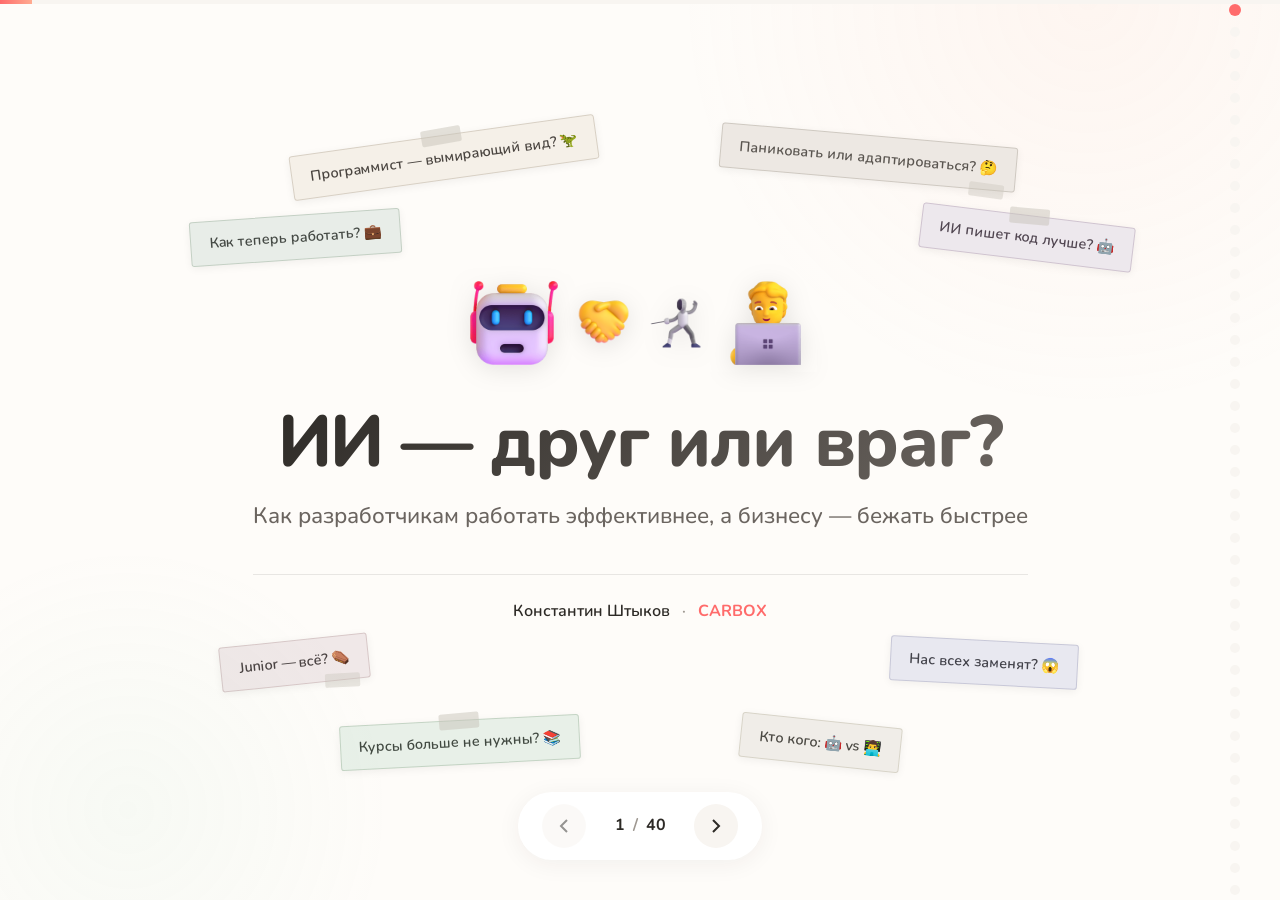
<file: index-old.html>
<!DOCTYPE html>
<html lang="ru">
<head>
    <meta charset="UTF-8">
    <meta name="viewport" content="width=device-width, initial-scale=1.0">
    <title>ИИ — друг или враг?</title>
    <link rel="preconnect" href="https://fonts.googleapis.com">
    <link rel="preconnect" href="https://fonts.gstatic.com" crossorigin>
    <link href="https://fonts.googleapis.com/css2?family=Nunito:wght@400;600;700;800&display=swap" rel="stylesheet">
    <link rel="stylesheet" href="styles.css">
</head>
<body>
    <div class="presentation">
        <!-- Slide 1: Title Slide - HOOK with stickers -->
        <section class="slide active" data-slide="1">
            <div class="slide-content title-slide chaos-slide">
                <div class="main-title-container">
                    <!-- Stickers positioned relative to title -->
                    <div class="sticker sticker-1" style="--delay: 0.1s; --rotate: -8deg;">
                        <span>Программист — вымирающий вид? 🦖</span>
                    </div>
                    <div class="sticker sticker-2" style="--delay: 0.2s; --rotate: 5deg;">
                        <span>Паниковать или адаптироваться? 🤔</span>
                    </div>
                    <div class="sticker sticker-3" style="--delay: 0.3s; --rotate: -4deg;">
                        <span>Как теперь работать? 💼</span>
                    </div>
                    <div class="sticker sticker-4" style="--delay: 0.4s; --rotate: 7deg;">
                        <span>ИИ пишет код лучше? 🤖</span>
                    </div>
                    <div class="sticker sticker-5" style="--delay: 0.5s; --rotate: -6deg;">
                        <span>Junior — всё? ⚰️</span>
                    </div>
                    <div class="sticker sticker-6" style="--delay: 0.6s; --rotate: 3deg;">
                        <span>Нас всех заменят? 😱</span>
                    </div>
                    <div class="sticker sticker-7" style="--delay: 0.7s; --rotate: -3deg;">
                        <span>Курсы больше не нужны? 📚</span>
                    </div>
                    <div class="sticker sticker-8" style="--delay: 0.8s; --rotate: 6deg;">
                        <span>Кто кого: 🤖 vs 👨‍💻</span>
                    </div>
                    
                    <div class="emoji-duo">
                        <img src="assets/images/emoji/robot_1f916.png" alt="robot" class="emoji-3d large">
                        <img src="assets/images/emoji/handshake_1f91d.png" alt="handshake" class="emoji-3d medium floating">
                        <img src="assets/images/emoji/person-fencing_1f93a.png" alt="fight" class="emoji-3d medium floating" style="animation-delay: 0.5s;">
                        <img src="assets/images/emoji/technologist_1f9d1-200d-1f4bb.png" alt="developer" class="emoji-3d large">
                    </div>
                    <h1 class="main-title">ИИ — друг или враг?</h1>
                    <p class="subtitle">Как разработчикам работать эффективнее, а бизнесу — бежать быстрее</p>
                    <div class="author-info">
                        <span class="author-name">Константин Штыков</span>
                        <span class="author-company">CARBOX</span>
                    </div>
                </div>
            </div>
        </section>

        <!-- Slide 2: Problem -->
        <section class="slide" data-slide="2">
            <div class="slide-content simple-story-slide">
                <div class="story-intro">
                    <img src="assets/images/emoji/eyes_1f440.png" alt="eyes" class="emoji-3d large">
                    <h2>Я увидел проблему</h2>
                    <p class="story-subtitle">У знакомого интернет-магазин техники</p>
                </div>
                
                <div class="story-two-columns">
                    <!-- Left: Quote -->
                    <div class="story-problem">
                        <img src="assets/images/emoji/tired-face_1f62b.png" alt="tired" class="emoji-3d medium">
                        <blockquote class="problem-quote">
                            "Клиенты пишут в мессенджеры, а я не успеваю отвечать. Пока отвечаю одному — другие уходят..."
                        </blockquote>
                    </div>
                    
                    <!-- Right: Chat mockup -->
                    <div class="chat-mockup">
                        <div class="chat-header">
                            <span class="chat-title">💬 Входящие сообщения</span>
                            <span class="chat-badge">12</span>
                        </div>
                        <div class="chat-messages">
                            <div class="chat-msg">Здравствуйте, iPhone 15 есть в наличии?</div>
                            <div class="chat-msg">Сколько стоит доставка в Москву?</div>
                            <div class="chat-msg">Можно оплатить картой?</div>
                            <div class="chat-msg angry">Алло! Почему не отвечаете?? 😠</div>
                            <div class="chat-msg">Есть гарантия на технику?</div>
                            <div class="chat-msg angry">Ухожу к конкурентам, раз вам не нужны клиенты!</div>
                        </div>
                    </div>
                </div>
                
                <div class="problem-result">
                    <span class="result-icon">💸</span>
                    <span class="result-text">Потерянные клиенты = потерянные деньги</span>
                </div>
            </div>
        </section>

        <!-- Slide 3: Idea -->
        <section class="slide" data-slide="3">
            <div class="slide-content idea-slide">
                <h2 class="section-title">Как решить проблему?</h2>
                
                <div class="solutions-compare">
                    <div class="solution-card solution-bad solution-worst">
                        <div class="solution-icon">👨‍💼</div>
                        <h3>Нанять менеджера</h3>
                        <ul class="solution-cons">
                            <li>❌ 50-80к в месяц</li>
                            <li>❌ Нужно обучать</li>
                            <li>❌ Ночью не работает</li>
                            <li>❌ Болеет, увольняется</li>
                        </ul>
                        <div class="solution-reject">Дорого и неэффективно</div>
                    </div>
                    
                    <div class="solution-card solution-bad">
                        <div class="solution-icon">🤖</div>
                        <h3>Чат-бот с кнопками</h3>
                        <ul class="solution-cons">
                            <li>❌ Тупой, не понимает контекст</li>
                            <li>❌ Клиенты бесятся</li>
                            <li>❌ Только простые сценарии</li>
                            <li>❌ Нет персонализации</li>
                        </ul>
                    </div>
                    
                    <div class="solution-card solution-good">
                        <div class="solution-icon">🧠</div>
                        <h3>ИИ-агент</h3>
                        <ul class="solution-pros">
                            <li>✅ Понимает контекст</li>
                            <li>✅ Отвечает как человек</li>
                            <li>✅ Работает 24/7</li>
                            <li>✅ Знает данные бизнеса</li>
                        </ul>
                        <div class="solution-highlight">💡 Вот оно!</div>
                    </div>
                </div>
                
                <p class="idea-conclusion">
                    <img src="assets/images/emoji/light-bulb_1f4a1.png" alt="idea" class="emoji-3d small inline-emoji">
                    Так родилась идея <strong>AI Seller</strong>
                </p>
            </div>
        </section>

        <!-- Slide 4: Challenge -->
        <section class="slide" data-slide="4">
            <div class="slide-content challenge-slide">
                <div class="challenge-icon">
                    <img src="assets/images/emoji/fire_1f525.png" alt="fire" class="emoji-3d large">
                </div>
                <h2 class="challenge-title">Я сделал себе вызов</h2>
                <div class="challenge-text">
                    <p>Решил создать пет-проект и проверить:</p>
                    <blockquote class="challenge-quote">
                        "Готов ли ИИ работать, пока я просто дирижирую?"
                    </blockquote>
                </div>
                <div class="challenge-roles">
                    <div class="role-card">
                        <span class="role-emoji">🤖</span>
                        <span class="role-text">ИИ пишет код</span>
                    </div>
                    <div class="role-card">
                        <span class="role-emoji">🎼</span>
                        <span class="role-text">Я дирижирую</span>
                    </div>
                </div>
            </div>
        </section>

        <!-- Placeholder slides - to be filled later -->
        
        <!-- Spoiler: Result -->
        <section class="slide" data-slide="5">
            <div class="slide-content spoiler-slide">
                <div class="spoiler-label">Спойлер</div>
                <h2 class="spoiler-title">Проект реализован!</h2>
                
                <div class="spoiler-product">
                    <div class="product-logo">
                        <img src="assets/images/emoji/robot_1f916.png" alt="robot" class="emoji-3d large">
                    </div>
                    <div class="product-info">
                        <h3 class="product-name">AI Seller</h3>
                        <p class="product-tagline">ИИ-агент для автоматизации продаж в мессенджерах</p>
                        <a href="https://ai-seller.shtikoff.ru" target="_blank" class="product-link">
                            <span>ai-seller.shtikoff.ru</span>
                            <span class="link-arrow">→</span>
                        </a>
                    </div>
                </div>
                
                <p class="spoiler-conclusion">
                    <img src="assets/images/emoji/sparkles_2728.png" alt="sparkles" class="emoji-3d small inline-emoji">
                    Так родился мой сервис
                </p>
            </div>
        </section>

        <!-- Share experience -->
        <section class="slide" data-slide="6">
            <div class="slide-content share-slide">
                <div class="share-header">
                    <img src="assets/images/emoji/handshake_1f91d.png" alt="handshake" class="emoji-3d large">
                    <h2>Хочу поделиться опытом</h2>
                    <p class="share-subtitle">Этот спич будет полезен всем</p>
                </div>
                
                <div class="audience-tags">
                    <span class="audience-tag dev">👨‍💻 Разработчикам</span>
                    <span class="audience-tag business">💼 Бизнесу</span>
                </div>
                
                <div class="benefits-grid">
                    <div class="benefit-card">
                        <span class="benefit-icon">⚡</span>
                        <h4>Ускорить</h4>
                        <p>Разработка быстрее в разы</p>
                    </div>
                    <div class="benefit-card">
                        <span class="benefit-icon">✨</span>
                        <h4>Качество</h4>
                        <p>Меньше багов, лучше код</p>
                    </div>
                    <div class="benefit-card">
                        <span class="benefit-icon">📋</span>
                        <h4>Снизить риски</h4>
                        <p>Документация проекта</p>
                    </div>
                    <div class="benefit-card bonus">
                        <span class="benefit-icon">🎁</span>
                        <h4>Бонус</h4>
                        <p>ИИ-помощник знает весь проект — просто спроси!</p>
                    </div>
                </div>
            </div>
        </section>

        <!-- Stage 1: Planning -->
        <section class="slide" data-slide="7">
            <div class="slide-content stage-slide">
                <div class="stage-header">
                    <span class="stage-number">Этап 1</span>
                    <h2>С чего я начал</h2>
                </div>
                
                <div class="stage-icon">
                    <img src="assets/images/emoji/memo_1f4dd.png" alt="memo" class="emoji-3d large">
                </div>
                
                <h3 class="stage-subtitle">Полная проработка "на бумаге"</h3>
                
                <div class="planning-items">
                    <div class="planning-item">
                        <span class="planning-icon">📝</span>
                        <span class="planning-text">Описание проекта</span>
                    </div>
                    <div class="planning-item">
                        <span class="planning-icon">🧩</span>
                        <span class="planning-text">Декомпозиция</span>
                    </div>
                    <div class="planning-item">
                        <span class="planning-icon">📋</span>
                        <span class="planning-text">Сбор требований</span>
                    </div>
                    <div class="planning-item">
                        <span class="planning-icon">🎯</span>
                        <span class="planning-text">Описание задачи</span>
                    </div>
                    <div class="planning-item">
                        <span class="planning-icon">✅</span>
                        <span class="planning-text">Definition of Done</span>
                    </div>
                </div>
                
                <p class="stage-note">Прежде чем писать код — нужно понять что делаем</p>
            </div>
        </section>

        <!-- Emphasis: Good TZ -->
        <section class="slide" data-slide="8">
            <div class="slide-content emphasis-slide">
                <div class="attention-badge business-attention">
                    <span class="attention-icon">💼</span>
                    <span class="attention-text">Бизнес, внимание!</span>
                </div>
                <div class="emphasis-content">
                    <img src="assets/images/emoji/check-mark-button_2705.png" alt="check" class="emoji-3d large">
                    <h2 class="emphasis-title">Да-да, я хорошо проработал ТЗ</h2>
                    <p class="emphasis-subtitle">И это важно</p>
                </div>
            </div>
        </section>

        <!-- Why TZ is important today -->
        <section class="slide" data-slide="9">
            <div class="slide-content why-slide">
                <h2 class="section-title">Почему это особенно важно сегодня?</h2>
                
                <div class="why-cards">
                    <div class="why-card">
                        <img src="assets/images/emoji/robot_1f916.png" alt="robot" class="emoji-3d medium">
                        <h4>Нейросети</h4>
                        <p>Работают по ТЗ <strong>глубоко и точно</strong></p>
                    </div>
                    <div class="why-card">
                        <img src="assets/images/emoji/technologist_1f9d1-200d-1f4bb.png" alt="dev" class="emoji-3d medium">
                        <h4>Разработчики</h4>
                        <p>Тоже работают по ТЗ 😉</p>
                    </div>
                </div>
                
                <div class="why-warning-card">
                    <span class="why-warning-icon">⚠️</span>
                    <div class="why-warning-content">
                        <h4>Плохое ТЗ = "глухой телефон"</h4>
                        <p>Результат будет не тем, что ожидали</p>
                    </div>
                </div>
                
                <p class="why-conclusion">
                    <img src="assets/images/emoji/direct-hit_1f3af.png" alt="target" class="emoji-3d small inline-emoji">
                    ТЗ — это главное, на чём нужно сосредоточиться
                </p>
            </div>
        </section>

        <!-- What's next questions -->
        <section class="slide" data-slide="10">
            <div class="slide-content questions-slide">
                <h2 class="section-title">Ну и что дальше?</h2>
                <p class="questions-intro">Вот у меня есть хорошо проработанное ТЗ...</p>
                
                <div class="questions-list">
                    <div class="question-card">
                        <img src="assets/images/emoji/rocket_1f680.png" alt="rocket" class="emoji-3d medium">
                        <h4>Где же ускорение?</h4>
                    </div>
                    <div class="question-card">
                        <img src="assets/images/emoji/gem-stone_1f48e.png" alt="gem" class="emoji-3d medium">
                        <h4>Почему это может быть качественнее?</h4>
                    </div>
                    <div class="question-card highlight">
                        <img src="assets/images/emoji/thinking-face_1f914.png" alt="thinking" class="emoji-3d medium">
                        <h4>Могут ли ИИ нас заменить, имея хорошо проработанное ТЗ?</h4>
                    </div>
                </div>
            </div>
        </section>

        <!-- Developer decomposition -->
        <section class="slide" data-slide="11">
            <div class="slide-content decompose-slide">
                <div class="decompose-header">
                    <div class="attention-badge dev-attention">
                        <span class="attention-icon">👨‍💻</span>
                        <span class="attention-text">Разработчики, внимание!</span>
                    </div>
                    <h2>🧩 Декомпозиция задачи бизнеса на технические слои</h2>
                </div>
                
                <div class="decompose-steps">
                    <div class="decompose-step">
                        <span class="step-number">1</span>
                        <div class="step-content">
                            <h4>Что необходимо сделать</h4>
                            <p>Контроллеры, команды, слои архитектуры</p>
                        </div>
                    </div>
                    <div class="decompose-step">
                        <span class="step-number">2</span>
                        <div class="step-content">
                            <h4>Разделить на этапы</h4>
                            <p>Последовательность разработки</p>
                        </div>
                    </div>
                    <div class="decompose-step">
                        <span class="step-number">3</span>
                        <div class="step-content">
                            <h4>Подготовить код</h4>
                            <p>Создать файлы и структуру проекта</p>
                        </div>
                    </div>
                    <div class="decompose-step">
                        <span class="step-number">4</span>
                        <div class="step-content">
                            <h4>Реализовать бизнес-логику</h4>
                            <p>Написать основной функционал</p>
                        </div>
                    </div>
                    <div class="decompose-step">
                        <span class="step-number">5</span>
                        <div class="step-content">
                            <h4>Сгенерировать документацию</h4>
                            <p>Swagger, человекопонятное описание</p>
                        </div>
                    </div>
                    <div class="decompose-step">
                        <span class="step-number">6</span>
                        <div class="step-content">
                            <h4>Сгенерировать тесты</h4>
                            <p>Проверка кода и поддержание качества</p>
                        </div>
                    </div>
                </div>
            </div>
        </section>

        <!-- Realization slide -->
        <section class="slide" data-slide="12">
            <div class="slide-content realization-slide">
                <h2 class="section-title">💡 Я кажется понял...</h2>
                
                <div class="realization-main">
                    <img src="assets/images/emoji/musical-score_1f3bc.png" alt="conductor" class="emoji-3d large">
                    <h3>Дирижировать быстрее, чем писать самому</h3>
                </div>
                
                <p class="realization-results">
                    ✅ Ускорились · ✅ Тесты · ✅ Документация
                </p>
                
                <p class="realization-but">Но... <strong>🤔 зачем тут разработчик?</strong></p>
            </div>
        </section>

        <!-- Answer: why developer -->
        <section class="slide" data-slide="13">
            <div class="slide-content answer-slide">
                <h2 class="section-title">👨‍💻 Зачем тут разработчик?</h2>
                
                <div class="answer-main">
                    <img src="assets/images/emoji/man-technologist_1f468-200d-1f4bb.png" alt="developer" class="emoji-3d large">
                    <h3>Не просто дирижировать, а <em>правильно</em> дирижировать</h3>
                </div>
                
                <div class="answer-points">
                    <div class="answer-point">
                        <span class="point-icon">🎓</span>
                        <div class="point-content">
                            <h4>Нужны компетенции</h4>
                            <p>Понимание архитектуры, паттернов, best practices</p>
                        </div>
                    </div>
                    <div class="answer-point">
                        <span class="point-icon">🔍</span>
                        <div class="point-content">
                            <h4>Проверять качество</h4>
                            <p>Контроль того, что выдаёт ИИ-агент</p>
                        </div>
                    </div>
                </div>
            </div>
        </section>

        <!-- Summary slide -->
        <section class="slide" data-slide="14">
            <div class="slide-content summary-slide">
                <h2 class="section-title">🎯 Итого</h2>
                
                <div class="formula">
                    <span class="formula-item">🤖 ИИ</span>
                    <span class="formula-sign">+</span>
                    <span class="formula-item">👨‍💻 Разработчик</span>
                    <span class="formula-sign">+</span>
                    <span class="formula-item">📋 Правильный подход</span>
                    <span class="formula-sign">=</span>
                </div>
                
                <div class="summary-results">
                    <div class="summary-item">
                        <span>⚡</span> Ускорение в разы
                    </div>
                    <div class="summary-item">
                        <span>✨</span> Качественный код
                    </div>
                    <div class="summary-item">
                        <span>🧪</span> Тесты из коробки
                    </div>
                    <div class="summary-item">
                        <span>📝</span> Документация
                    </div>
                    <div class="summary-item">
                        <span>🎁</span> ИИ-помощник по проекту
                    </div>
                </div>
            </div>
        </section>

        <!-- Back to AI Seller -->
        <section class="slide" data-slide="15">
            <div class="slide-content back-slide">
                <img src="assets/images/emoji/ewe_1f411.png" alt="sheep" class="emoji-3d large">
                <h2 class="back-title">
                    Вернёмся к нашим <span class="strikethrough">баранам</span> <span class="correction">AI Seller</span>
                </h2>
            </div>
        </section>

        <!-- Design generation -->
        <section class="slide" data-slide="16">
            <div class="slide-content design-slide">
                <div class="design-note">
                    <span>💡</span> Сейчас больше про разработку, но кратко о дизайне...
                </div>
                
                <h2 class="section-title">🎨 Дизайн за пару часов</h2>
                
                <div class="design-flow">
                    <div class="design-step">
                        <span class="design-step-num">1</span>
                        <span class="design-step-icon">🔍</span>
                        <p>Нашёл референсы в интернете</p>
                    </div>
                    <span class="flow-arrow">→</span>
                    <div class="design-step">
                        <span class="design-step-num">2</span>
                        <span class="design-step-icon">🤖</span>
                        <p>Сгенерировал дизайн по ним</p>
                    </div>
                    <span class="flow-arrow">→</span>
                    <div class="design-step">
                        <span class="design-step-num">3</span>
                        <span class="design-step-icon">✏️</span>
                        <p>Поправил под себя</p>
                    </div>
                    <span class="flow-arrow">→</span>
                    <div class="design-step highlight">
                        <span class="design-step-num">✓</span>
                        <span class="design-step-icon">📐</span>
                        <p>Готовый Figma-дизайн</p>
                    </div>
                </div>
            </div>
        </section>

        <!-- Frontend development -->
        <section class="slide" data-slide="17">
            <div class="slide-content dev-steps-slide">
                <div class="attention-badge frontend-attention">
                    <span class="attention-icon">🖥️</span>
                    <span class="attention-text">Фронтендеры, внимание!</span>
                </div>
                
                <h2 class="section-title">Подготовил проект</h2>
                
                <div class="dev-steps-grid">
                    <div class="dev-step">
                        <span class="dev-step-num">1</span>
                        <span>Выбрал стек</span>
                    </div>
                    <div class="dev-step">
                        <span class="dev-step-num">2</span>
                        <span>Выбрал библиотеки</span>
                    </div>
                    <div class="dev-step">
                        <span class="dev-step-num">3</span>
                        <span>Выбрал UI-фреймворк</span>
                    </div>
                    <div class="dev-step">
                        <span class="dev-step-num">4</span>
                        <span>Проработал архитектуру</span>
                    </div>
                    <div class="dev-step">
                        <span class="dev-step-num">5</span>
                        <span>Выгрузил из Figma → вёрстка</span>
                    </div>
                    <div class="dev-step">
                        <span class="dev-step-num">6</span>
                        <span>Логика на фикстурах</span>
                    </div>
                    <div class="dev-step">
                        <span class="dev-step-num">7</span>
                        <span>Сгенерировал тесты</span>
                    </div>
                    <div class="dev-step">
                        <span class="dev-step-num">8</span>
                        <span>Сгенерировал документацию</span>
                    </div>
                </div>
            </div>
        </section>

        <!-- Backend development -->
        <section class="slide" data-slide="18">
            <div class="slide-content dev-steps-slide">
                <div class="attention-badge backend-attention">
                    <span class="attention-icon">⚙️</span>
                    <span class="attention-text">Бэкендеры, внимание!</span>
                </div>
                
                <h2 class="section-title">Подготовил проект</h2>
                
                <div class="dev-steps-grid">
                    <div class="dev-step backend">
                        <span class="dev-step-num backend">1</span>
                        <span>Выбрал стек</span>
                    </div>
                    <div class="dev-step backend">
                        <span class="dev-step-num backend">2</span>
                        <span>Собрал всё в Docker</span>
                    </div>
                    <div class="dev-step backend">
                        <span class="dev-step-num backend">3</span>
                        <span>Проработал архитектуру</span>
                    </div>
                    <div class="dev-step backend">
                        <span class="dev-step-num backend">4</span>
                        <span>Логика по документации</span>
                    </div>
                    <div class="dev-step backend">
                        <span class="dev-step-num backend">5</span>
                        <span>Сгенерировал тесты</span>
                    </div>
                    <div class="dev-step backend">
                        <span class="dev-step-num backend">6</span>
                        <span>Сгенерировал документацию</span>
                    </div>
                    <div class="dev-step backend">
                        <span class="dev-step-num backend">7</span>
                        <span>Сгенерировал Swagger</span>
                    </div>
                    <div class="dev-step backend">
                        <span class="dev-step-num backend">8</span>
                        <span>Реализовал админ-панель</span>
                    </div>
                </div>
            </div>
        </section>

        <!-- Summary: approach -->
        <section class="slide" data-slide="19">
            <div class="slide-content approach-slide">
                <h2 class="section-title">📌 Закрепляем</h2>
                
                <div class="approach-steps">
                    <div class="approach-step">
                        <span class="approach-num">1</span>
                        <h4>Определяем стек и зависимости</h4>
                    </div>
                    <div class="approach-row">
                        <span class="approach-arrow">↓</span>
                    </div>
                    <div class="approach-step">
                        <span class="approach-num">2</span>
                        <h4>Собираем проект</h4>
                    </div>
                    <div class="approach-row">
                        <span class="approach-arrow">↓</span>
                    </div>
                    <div class="approach-step">
                        <span class="approach-num">3</span>
                        <h4>Готовим архитектуру под наше видение</h4>
                    </div>
                    <div class="approach-row">
                        <span class="approach-arrow">↓</span>
                    </div>
                    <div class="approach-step">
                        <span class="approach-num">4</span>
                        <h4>Реализуем логику на готовых рельсах</h4>
                    </div>
                    <div class="approach-row">
                        <span class="approach-arrow">↓</span>
                    </div>
                    <div class="approach-step">
                        <span class="approach-num">5</span>
                        <h4>Генерируем тесты + документацию</h4>
                    </div>
                </div>
            </div>
        </section>

        <!-- Review slide -->
        <section class="slide" data-slide="20">
            <div class="slide-content review-slide">
                <h2 class="section-title">🔍 Тестируем и ревьювим</h2>
                
                <div class="review-main">
                    <img src="assets/images/emoji/warning_26a0-fe0f.png" alt="warning" class="emoji-3d large">
                    <h3>Особенно внимательно, потому что код писал ИИ</h3>
                </div>
                
                <div class="review-points">
                    <div class="review-point">
                        <span>🧪</span>
                        <p>Прогнать все тесты</p>
                    </div>
                    <div class="review-point">
                        <span>👀</span>
                        <p>Внимательно проревьювить логику</p>
                    </div>
                    <div class="review-point">
                        <span>🐛</span>
                        <p>Проверить edge-cases</p>
                    </div>
                    <div class="review-point">
                        <span>✅</span>
                        <p>Убедиться, что всё работает как задумано</p>
                    </div>
                </div>
                
                <p class="review-conclusion">Доверяй, но проверяй!</p>
            </div>
        </section>

        <!-- Tips slide -->
        <section class="slide" data-slide="21">
            <div class="slide-content tips-slide">
                <h2 class="section-title">💡 Советы</h2>
                
                <div class="tips-list">
                    <div class="tip-item">
                        <span class="tip-num">1</span>
                        <h4>Декомпозируем</h4>
                    </div>
                    <div class="tips-arrow">↓</div>
                    <div class="tip-item">
                        <span class="tip-num">2</span>
                        <h4>Приоритизируем</h4>
                    </div>
                    <div class="tips-arrow">↓</div>
                    <div class="tip-item important">
                        <span class="tip-num">3</span>
                        <h4>Идём маленькими и ясными шагами</h4>
                        <span class="tip-badge">Очень важно!</span>
                    </div>
                </div>
            </div>
        </section>

        <!-- Chapter: Numbers -->
        <section class="slide" data-slide="22">
            <div class="slide-content chapter-slide">
                <img src="assets/images/emoji/bar-chart_1f4ca.png" alt="chart" class="emoji-3d xlarge">
                <h1 class="chapter-title">Цифры и замеры</h1>
            </div>
        </section>

        <!-- Demo slide - features -->
        <section class="slide" data-slide="23">
            <div class="slide-content features-slide">
                <h2 class="section-title">🚀 Что реализовано в AI Seller</h2>
                
                <div class="features-grid">
                    <div class="feature-item">
                        <span>🔧</span> Админка
                    </div>
                    <div class="feature-item">
                        <span>👤</span> Клиент для пользователей
                    </div>
                    <div class="feature-item">
                        <span>🤖</span> Настройки LLM моделей
                    </div>
                    <div class="feature-item">
                        <span>📱</span> Интеграция с Telegram
                    </div>
                    <div class="feature-item">
                        <span>🧠</span> RAG (база знаний)
                    </div>
                    <div class="feature-item">
                        <span>🔐</span> Авторизация через Google
                    </div>
                    <div class="feature-item">
                        <span>🌐</span> Лендинг
                    </div>
                    <div class="feature-item">
                        <span>👥</span> Саблогин
                    </div>
                </div>
                
                <div class="features-flow">
                    <p>Регистрация → Добавить бота → Настроить ИИ → Подключить группу → Собирать заявки!</p>
                </div>
                
                <a href="https://ai-seller.shtikoff.ru" target="_blank" class="demo-link">
                    ai-seller.shtikoff.ru
                </a>
            </div>
        </section>

        <!-- Metric: Speed -->
        <section class="slide" data-slide="24">
            <div class="slide-content metric-slide">
                <h2 class="section-title">⏱️ Скорость</h2>
                
                <div class="metric-comparison">
                    <div class="metric-card bad">
                        <span class="metric-label">Без ИИ</span>
                        <span class="metric-value">~2 месяца</span>
                        <span class="metric-detail">60+ дней работы</span>
                    </div>
                    <div class="metric-vs">→</div>
                    <div class="metric-card good">
                        <span class="metric-label">С ИИ</span>
                        <span class="metric-value">~7 дней</span>
                        <span class="metric-detail">От идеи до прода</span>
                    </div>
                </div>
                
                <p class="metric-result">Ускорение в <strong>8 раз</strong></p>
            </div>
        </section>

        <!-- Metric: Documentation -->
        <section class="slide" data-slide="26">
            <div class="slide-content metric-slide">
                <h2 class="section-title">📝 Документация</h2>
                
                <div class="metric-comparison">
                    <div class="metric-card bad">
                        <span class="metric-label">Без ИИ</span>
                        <span class="metric-value">0%</span>
                        <span class="metric-detail">Лень, нет времени</span>
                    </div>
                    <div class="metric-vs">→</div>
                    <div class="metric-card good">
                        <span class="metric-label">С ИИ</span>
                        <span class="metric-value">100%</span>
                        <span class="metric-detail">Swagger + описания</span>
                    </div>
                </div>
                
                <p class="metric-result">Полная документация <strong>бесплатно</strong></p>
            </div>
        </section>

        <!-- Metric: Tests -->
        <section class="slide" data-slide="27">
            <div class="slide-content metric-slide">
                <h2 class="section-title">🧪 Тесты</h2>
                
                <div class="metric-comparison">
                    <div class="metric-card bad">
                        <span class="metric-label">Без ИИ</span>
                        <span class="metric-value">0%</span>
                        <span class="metric-detail">Некогда писать</span>
                    </div>
                    <div class="metric-vs">→</div>
                    <div class="metric-card good">
                        <span class="metric-label">С ИИ</span>
                        <span class="metric-value">80%+</span>
                        <span class="metric-detail">Покрытие кода</span>
                    </div>
                </div>
                
                <p class="metric-result">Тесты генерируются <strong>автоматически</strong></p>
            </div>
        </section>

        <!-- Metric: Quality -->
        <section class="slide" data-slide="28">
            <div class="slide-content metric-slide">
                <h2 class="section-title">✨ Качество кода</h2>
                
                <div class="metric-comparison">
                    <div class="metric-card bad">
                        <span class="metric-label">Без ИИ</span>
                        <span class="metric-value">🎲</span>
                        <span class="metric-detail">Как получится</span>
                    </div>
                    <div class="metric-vs">→</div>
                    <div class="metric-card good">
                        <span class="metric-label">С ИИ</span>
                        <span class="metric-value">📏</span>
                        <span class="metric-detail">Консистентный стиль</span>
                    </div>
                </div>
                
                <p class="metric-result">Единый стиль + <strong>best practices</strong></p>
            </div>
        </section>

        <!-- Metric: AI Assistant -->
        <section class="slide" data-slide="29">
            <div class="slide-content metric-slide">
                <h2 class="section-title">🎁 ИИ-помощник</h2>
                
                <div class="metric-comparison">
                    <div class="metric-card bad">
                        <span class="metric-label">Без ИИ</span>
                        <span class="metric-value">—</span>
                        <span class="metric-detail">Ищи сам в коде</span>
                    </div>
                    <div class="metric-vs">→</div>
                    <div class="metric-card good">
                        <span class="metric-label">С ИИ</span>
                        <span class="metric-value">🤖</span>
                        <span class="metric-detail">Знает весь проект</span>
                    </div>
                </div>
                
                <p class="metric-result">Просто спроси — <strong>получи ответ</strong></p>
            </div>
        </section>

        <!-- Admin panel generation -->
        <section class="slide" data-slide="30">
            <div class="slide-content metric-slide">
                <h2 class="section-title">🔧 Админка</h2>
                
                <div class="metric-comparison">
                    <div class="metric-card bad">
                        <span class="metric-label">Вручную</span>
                        <span class="metric-value">📅</span>
                        <span class="metric-detail">Дни работы</span>
                    </div>
                    <div class="metric-vs">→</div>
                    <div class="metric-card good">
                        <span class="metric-label">С ИИ</span>
                        <span class="metric-value">⚡</span>
                        <span class="metric-detail">Генерируется автоматически</span>
                    </div>
                </div>
                
                <p class="metric-result">CRUD, фильтры, поиск — <strong>из коробки</strong></p>
            </div>
        </section>

        <!-- TZ benefits -->
        <section class="slide" data-slide="31">
            <div class="slide-content tz-slide">
                <h2 class="section-title">📋 Проработанное ТЗ</h2>
                
                <div class="tz-main">
                    <img src="assets/images/emoji/locked_1f512.png" alt="lock" class="emoji-3d large">
                    <h3>Обязательный этап, который не обойти</h3>
                </div>
                
                <div class="tz-benefits">
                    <div class="tz-benefit">
                        <span>✅</span> Меньше мискоммуникации
                    </div>
                    <div class="tz-benefit">
                        <span>✅</span> Все понимают задачу одинаково
                    </div>
                    <div class="tz-benefit">
                        <span>✅</span> Согласовано до начала работы
                    </div>
                </div>
                
                <div class="tz-bonus">
                    <span>🎁</span>
                    <p>ТЗ тоже можно прорабатывать с ИИ!</p>
                </div>
            </div>
        </section>

        <!-- Demo AI Agent -->
        <section class="slide" data-slide="32">
            <div class="slide-content agent-slide">
                <h2 class="section-title">🎁 Бонус: ИИ-помощник по проекту</h2>
                
                <div class="agent-info">
                    <img src="assets/images/emoji/robot_1f916.png" alt="robot" class="emoji-3d large">
                    <h3>Eva | AI Seller</h3>
                    <p>ИИ-агент, который знает всю документацию сервиса</p>
                </div>
                
                <div class="agent-features">
                    <div class="agent-feature">
                        <span>📚</span> Знает документацию
                    </div>
                    <div class="agent-feature">
                        <span>💬</span> Отвечает на вопросы
                    </div>
                    <div class="agent-feature">
                        <span>🚀</span> Реализован через AI Seller
                    </div>
                </div>
                
                <div class="telegram-block">
                    <img src="assets/images/telegram-qr.png" alt="QR Code" class="qr-code">
                    <a href="https://t.me/eva_ai_seller_shtikoff_bot" target="_blank" class="telegram-link">
                        <span>📱</span> @eva_ai_seller_shtikoff_bot
                    </a>
                </div>
                
                <p class="agent-note">Попробуйте прямо сейчас!</p>
            </div>
        </section>

        <!-- Recall questions -->
        <section class="slide" data-slide="33">
            <div class="slide-content recall-slide">
                <h2 class="section-title">🤔 Помните эти вопросы?</h2>
                
                <div class="recall-questions">
                    <div class="recall-question">Программист — вымирающий вид? 🦖</div>
                    <div class="recall-question">Нас всех заменят? 😱</div>
                    <div class="recall-question">Junior — всё? ⚰️</div>
                    <div class="recall-question">ИИ пишет код лучше? 🤖</div>
                    <div class="recall-question">Паниковать или адаптироваться? 🤔</div>
                </div>
                
                <p class="recall-note">Давайте ответим на них</p>
            </div>
        </section>

        <!-- Answer 1: Dying species -->
        <section class="slide" data-slide="34">
            <div class="slide-content answer-simple-slide">
                <div class="question-box">
                    <span class="q-icon">❓</span>
                    <h3>Программист — вымирающий вид? 🦖</h3>
                </div>
                
                <p class="simple-answer">
                    😄 Ещё нет... но скоро мы будем вспоминать, как когда-то писали код самостоятельно — и смеяться над этим
                </p>
                
                <p class="simple-note">
                    🧬 Мы стоим на пороге <strong>эволюции</strong> программистов
                </p>
            </div>
        </section>

        <!-- Answer 2: Replace us -->
        <section class="slide" data-slide="35">
            <div class="slide-content answer-simple-slide">
                <div class="question-box">
                    <span class="q-icon">❓</span>
                    <h3>Нас всех заменят? 😱</h3>
                </div>
                
                <p class="simple-answer">
                    🤔 Чисто технически — да, это возможно, но через этап эволюции
                </p>
                
                <p class="simple-note">
                    🎼 А сегодня программист эволюционирует в <strong>дирижёра</strong>
                </p>
            </div>
        </section>

        <!-- Why not ready to replace -->
        <section class="slide" data-slide="36">
            <div class="slide-content why-not-slide">
                <h2 class="section-title">Почему ещё не готовы заменить?</h2>
                
                <div class="why-not-list">
                    <div class="why-not-item">
                        <span>🏗️</span>
                        <p>Нужны компетенции в <strong>архитектуре</strong></p>
                    </div>
                    <div class="why-not-item">
                        <span>⚡</span>
                        <p>Опыт работы с <strong>высокой нагрузкой</strong></p>
                    </div>
                    <div class="why-not-item">
                        <span>🔭</span>
                        <p><strong>Широкий взгляд</strong> на технологии</p>
                    </div>
                    <div class="why-not-item">
                        <span>👁️</span>
                        <p><strong>Надзиратель</strong>, который направит ИИ в нужную сторону</p>
                    </div>
                </div>
            </div>
        </section>

        <!-- Answer 3: Junior -->
        <section class="slide" data-slide="37">
            <div class="slide-content answer-simple-slide">
                <div class="question-box">
                    <span class="q-icon">❓</span>
                    <h3>Junior — всё? ⚰️</h3>
                </div>
                
                <p class="simple-answer">
                    🤖 Да, роль джуна ИИ уже полностью выполняет
                </p>
                
                <p class="simple-note">
                    🧬 Но новые разработчики будут — в <strong>новом формате эволюции</strong>
                </p>
            </div>
        </section>

        <!-- Answer 4: AI writes better -->
        <section class="slide" data-slide="38">
            <div class="slide-content answer-simple-slide">
                <div class="question-box">
                    <span class="q-icon">❓</span>
                    <h3>ИИ пишет код лучше? 🤖</h3>
                </div>
                
                <p class="simple-answer">
                    ✅ Чаще да, чем нет — плохой код скорее исключение
                </p>
                
                <p class="simple-note">
                    🎯 Главное верно направлять — это и есть <strong>промпт-инжиниринг</strong>
                </p>
            </div>
        </section>

        <!-- Answer 5: Panic or adapt -->
        <section class="slide" data-slide="39">
            <div class="slide-content answer-simple-slide">
                <div class="question-box">
                    <span class="q-icon">❓</span>
                    <h3>Паниковать или адаптироваться? 🤔</h3>
                </div>
                
                <p class="simple-answer">
                    🚀 Адаптироваться! Паника — худший советчик
                </p>
                
                <p class="simple-note">
                    💪 Кто адаптируется первым — тот <strong>выигрывает</strong>
                </p>
            </div>
        </section>

        <!-- Message to business -->
        <section class="slide" data-slide="40">
            <div class="slide-content business-message-slide">
                <div class="attention-badge business-attention">
                    <span class="attention-icon">💼</span>
                    <span class="attention-text">Бизнес, внимание!</span>
                </div>
                
                <div class="business-message">
                    <img src="assets/images/emoji/rocket_1f680.png" alt="rocket" class="emoji-3d large">
                    <h2>Чем раньше перестроимся на новые рельсы —</h2>
                    <h2 class="highlight-text">тем дальше будем впереди всех!</h2>
                </div>
            </div>
        </section>

        <!-- Thank You -->
        <section class="slide" data-slide="41">
            <div class="slide-content thank-you-slide">
                <div class="thank-you-content">
                    <img src="assets/images/emoji/party-popper_1f389.png" alt="party" class="emoji-3d large floating">
                    <h1>Спасибо за внимание!</h1>
                    <div class="contact-info">
                        <p>Константин Штыков</p>
                        <p>CARBOX</p>
                    </div>
                </div>
            </div>
        </section>
    </div>

    <!-- Navigation -->
    <nav class="nav-controls">
        <button class="nav-btn prev" aria-label="Предыдущий слайд">
            <svg width="24" height="24" viewBox="0 0 24 24" fill="none" stroke="currentColor" stroke-width="2">
                <path d="M15 18l-6-6 6-6"/>
            </svg>
        </button>
        <div class="slide-counter">
            <span class="current">1</span>
            <span class="separator">/</span>
            <span class="total">8</span>
        </div>
        <button class="nav-btn next" aria-label="Следующий слайд">
            <svg width="24" height="24" viewBox="0 0 24 24" fill="none" stroke="currentColor" stroke-width="2">
                <path d="M9 18l6-6-6-6"/>
            </svg>
        </button>
    </nav>

    <!-- Progress Bar -->
    <div class="progress-bar">
        <div class="progress-fill"></div>
    </div>

    <!-- Slide Dots -->
    <div class="slide-dots">
        <button class="dot active" data-slide="1"></button>
        <button class="dot" data-slide="2"></button>
        <button class="dot" data-slide="3"></button>
        <button class="dot" data-slide="4"></button>
        <button class="dot" data-slide="5"></button>
        <button class="dot" data-slide="6"></button>
        <button class="dot" data-slide="7"></button>
        <button class="dot" data-slide="8"></button>
        <button class="dot" data-slide="9"></button>
        <button class="dot" data-slide="10"></button>
        <button class="dot" data-slide="11"></button>
        <button class="dot" data-slide="12"></button>
        <button class="dot" data-slide="13"></button>
        <button class="dot" data-slide="14"></button>
        <button class="dot" data-slide="15"></button>
        <button class="dot" data-slide="16"></button>
        <button class="dot" data-slide="17"></button>
        <button class="dot" data-slide="18"></button>
        <button class="dot" data-slide="19"></button>
        <button class="dot" data-slide="20"></button>
        <button class="dot" data-slide="21"></button>
        <button class="dot" data-slide="22"></button>
        <button class="dot" data-slide="23"></button>
        <button class="dot" data-slide="24"></button>
        <button class="dot" data-slide="25"></button>
        <button class="dot" data-slide="26"></button>
        <button class="dot" data-slide="27"></button>
        <button class="dot" data-slide="28"></button>
        <button class="dot" data-slide="29"></button>
        <button class="dot" data-slide="30"></button>
        <button class="dot" data-slide="31"></button>
        <button class="dot" data-slide="32"></button>
        <button class="dot" data-slide="33"></button>
        <button class="dot" data-slide="34"></button>
        <button class="dot" data-slide="35"></button>
        <button class="dot" data-slide="36"></button>
        <button class="dot" data-slide="37"></button>
        <button class="dot" data-slide="38"></button>
        <button class="dot" data-slide="39"></button>
        <button class="dot" data-slide="40"></button>
        <button class="dot" data-slide="41"></button>
    </div>

    <script src="script.js"></script>
</body>
</html>
</file>
<file: styles.css>
/* ========================================
   PRESENTATION TEMPLATE
   Minimalist Design with 3D Emoji
   ======================================== */

:root {
    /* Color Palette - Soft & Warm */
    --bg-primary: #FEFCF9;
    --bg-secondary: #F8F5F1;
    --bg-accent: #FFF8F0;
    --text-primary: #2D2A26;
    --text-secondary: #6B6560;
    --text-muted: #9E9891;
    --accent-coral: #FF6B6B;
    --accent-peach: #FFAB91;
    --accent-mint: #88D4AB;
    --accent-sky: #7EC8E3;
    --accent-lavender: #B8A9C9;
    --card-shadow: 0 4px 24px rgba(45, 42, 38, 0.06);
    --card-shadow-hover: 0 8px 32px rgba(45, 42, 38, 0.1);
    
    /* Typography */
    --font-main: 'Nunito', -apple-system, BlinkMacSystemFont, sans-serif;
    
    /* Spacing */
    --slide-padding: 80px;
    --content-max-width: 1100px;
    
    /* Animation */
    --transition-smooth: 0.4s cubic-bezier(0.4, 0, 0.2, 1);
    --transition-bounce: 0.5s cubic-bezier(0.34, 1.56, 0.64, 1);
}

/* Reset & Base */
*, *::before, *::after {
    margin: 0;
    padding: 0;
    box-sizing: border-box;
}

html, body {
    height: 100%;
    overflow: hidden;
}

body {
    font-family: var(--font-main);
    background: var(--bg-primary);
    color: var(--text-primary);
    line-height: 1.6;
    -webkit-font-smoothing: antialiased;
}

/* ========================================
   PRESENTATION CONTAINER
   ======================================== */

.presentation {
    width: 100%;
    height: 100vh;
    position: relative;
    overflow: hidden;
}

/* ========================================
   SLIDES BASE
   ======================================== */

.slide {
    position: absolute;
    top: 0;
    left: 0;
    width: 100%;
    height: 100%;
    display: flex;
    align-items: center;
    justify-content: center;
    padding: var(--slide-padding);
    opacity: 0;
    visibility: hidden;
    transform: translateX(60px);
    transition: 
        opacity var(--transition-smooth),
        transform var(--transition-smooth),
        visibility var(--transition-smooth);
}

.slide.active {
    opacity: 1;
    visibility: visible;
    transform: translateX(0);
}

/* Entry states (before becoming active) */
.slide.enter-right {
    transform: translateX(60px);
}

.slide.enter-left {
    transform: translateX(-60px);
}

/* Exit states */
.slide.exit-left {
    transform: translateX(-60px);
    opacity: 0;
}

.slide.exit-right {
    transform: translateX(60px);
    opacity: 0;
}

.slide-content {
    width: 100%;
    max-width: var(--content-max-width);
    animation: fadeInUp 0.6s ease-out;
}

@keyframes fadeInUp {
    from {
        opacity: 0;
        transform: translateY(20px);
    }
    to {
        opacity: 1;
        transform: translateY(0);
    }
}

/* ========================================
   3D EMOJI STYLES
   ======================================== */

.emoji-3d {
    width: 72px;
    height: 72px;
    object-fit: contain;
    filter: drop-shadow(0 4px 12px rgba(0, 0, 0, 0.1));
    transition: transform var(--transition-bounce);
}

.emoji-3d.small {
    width: 48px;
    height: 48px;
}

.emoji-3d.medium {
    width: 56px;
    height: 56px;
}

.emoji-3d.large {
    width: 96px;
    height: 96px;
}

.emoji-3d:hover {
    transform: scale(1.1) rotate(-5deg);
}

.emoji-3d.floating {
    animation: float 3s ease-in-out infinite;
}

@keyframes float {
    0%, 100% {
        transform: translateY(0);
    }
    50% {
        transform: translateY(-12px);
    }
}

.emoji-float {
    margin-bottom: 32px;
}

.emoji-badge {
    display: inline-flex;
    align-items: center;
    justify-content: center;
    padding: 16px;
    background: var(--bg-accent);
    border-radius: 24px;
    margin-bottom: 24px;
}

/* ========================================
   TYPOGRAPHY
   ======================================== */

.main-title {
    font-size: clamp(2.5rem, 6vw, 4.5rem);
    font-weight: 800;
    letter-spacing: -0.02em;
    line-height: 1.1;
    margin-bottom: 16px;
    background: linear-gradient(135deg, var(--text-primary) 0%, var(--text-secondary) 100%);
    -webkit-background-clip: text;
    -webkit-text-fill-color: transparent;
    background-clip: text;
}

.subtitle {
    font-size: clamp(1.1rem, 2vw, 1.4rem);
    color: var(--text-secondary);
    font-weight: 500;
    margin-bottom: 40px;
}

.chaos-slide .subtitle {
    margin-top: 16px;
}

.section-title {
    font-size: clamp(1.8rem, 4vw, 2.8rem);
    font-weight: 700;
    margin-bottom: 48px;
    text-align: center;
    color: var(--text-primary);
}

h2 {
    font-size: clamp(1.5rem, 3vw, 2.2rem);
    font-weight: 700;
    margin-bottom: 16px;
    color: var(--text-primary);
}

h3 {
    font-size: 1.25rem;
    font-weight: 700;
    margin-bottom: 8px;
    color: var(--text-primary);
}

h4 {
    font-size: 1.1rem;
    font-weight: 700;
    color: var(--text-primary);
}

p {
    color: var(--text-secondary);
    font-size: 1.05rem;
}

/* ========================================
   TITLE SLIDE
   ======================================== */

.title-slide {
    text-align: center;
    display: flex;
    flex-direction: column;
    align-items: center;
    justify-content: center;
}

.author-info {
    display: flex;
    gap: 12px;
    align-items: center;
    justify-content: center;
    margin-top: 32px;
    padding-top: 24px;
    border-top: 1px solid rgba(45, 42, 38, 0.1);
}

.author-name {
    font-weight: 600;
    color: var(--text-primary);
}

.author-company {
    font-weight: 700;
    color: var(--accent-coral);
}

.author-name::after {
    content: '·';
    margin-left: 12px;
    color: var(--text-muted);
}

.date {
    color: var(--text-muted);
}

/* ========================================
   TWO COLUMN LAYOUT
   ======================================== */

.two-column {
    display: grid;
    grid-template-columns: 1fr 1fr;
    gap: 64px;
    align-items: center;
}

.column.left {
    padding-right: 32px;
}

.description {
    font-size: 1.1rem;
    line-height: 1.7;
}

.content-box {
    background: var(--bg-secondary);
    border-radius: 24px;
    padding: 40px;
}

.feature-list {
    list-style: none;
    display: flex;
    flex-direction: column;
    gap: 20px;
}

.feature-list li {
    display: flex;
    align-items: center;
    gap: 16px;
    font-size: 1.1rem;
    font-weight: 500;
    color: var(--text-primary);
}

.bullet {
    color: var(--accent-coral);
    font-size: 0.9rem;
}

/* ========================================
   CARDS LAYOUT
   ======================================== */

.cards-layout {
    text-align: center;
}

.cards-grid {
    display: grid;
    grid-template-columns: repeat(3, 1fr);
    gap: 32px;
}

.card {
    background: var(--bg-secondary);
    border-radius: 28px;
    padding: 40px 32px;
    text-align: center;
    transition: 
        transform var(--transition-bounce),
        box-shadow var(--transition-smooth);
    cursor: default;
}

.card:hover {
    transform: translateY(-8px);
    box-shadow: var(--card-shadow-hover);
}

.card:nth-child(1) { background: linear-gradient(145deg, #FFF5F5 0%, var(--bg-secondary) 100%); }
.card:nth-child(2) { background: linear-gradient(145deg, #FFF8F0 0%, var(--bg-secondary) 100%); }
.card:nth-child(3) { background: linear-gradient(145deg, #F0FFF4 0%, var(--bg-secondary) 100%); }

.card-emoji {
    margin-bottom: 20px;
}

.card p {
    font-size: 0.95rem;
}

/* ========================================
   STATEMENT SLIDE
   ======================================== */

.statement-slide {
    display: flex;
    align-items: center;
    justify-content: center;
    text-align: center;
}

.statement-wrapper {
    max-width: 800px;
}

.big-statement {
    font-size: clamp(1.5rem, 3.5vw, 2.2rem);
    font-weight: 600;
    line-height: 1.5;
    color: var(--text-primary);
    margin-top: 32px;
    font-style: italic;
}

.big-statement::before,
.big-statement::after {
    display: none;
}

/* ========================================
   ICON LIST LAYOUT
   ======================================== */

.icon-list-layout {
    text-align: center;
}

.icon-list {
    display: flex;
    flex-direction: column;
    gap: 32px;
    max-width: 700px;
    margin: 0 auto;
}

.icon-item {
    display: grid;
    grid-template-columns: auto auto 1fr;
    gap: 24px;
    align-items: center;
    text-align: left;
    background: var(--bg-secondary);
    padding: 28px 36px;
    border-radius: 20px;
    transition: transform var(--transition-smooth);
}

.icon-item:hover {
    transform: translateX(8px);
}

.icon-number {
    font-size: 1.5rem;
    font-weight: 800;
    color: var(--accent-coral);
    opacity: 0.6;
}

.icon-text h4 {
    margin-bottom: 4px;
}

.icon-text p {
    font-size: 0.95rem;
    margin: 0;
}

/* ========================================
   STATS LAYOUT
   ======================================== */

.stats-layout {
    text-align: center;
}

.stats-grid {
    display: grid;
    grid-template-columns: repeat(3, 1fr);
    gap: 48px;
}

.stat-item {
    display: flex;
    flex-direction: column;
    align-items: center;
    gap: 12px;
}

.stat-number {
    font-size: clamp(3rem, 6vw, 4.5rem);
    font-weight: 800;
    background: linear-gradient(135deg, var(--accent-coral) 0%, var(--accent-peach) 100%);
    -webkit-background-clip: text;
    -webkit-text-fill-color: transparent;
    background-clip: text;
    line-height: 1;
}

.stat-label {
    font-size: 1rem;
    color: var(--text-secondary);
    font-weight: 500;
}

/* ========================================
   IMAGE LAYOUT
   ======================================== */

.image-layout {
    display: grid;
    grid-template-columns: 1.5fr 1fr;
    gap: 64px;
    align-items: center;
}

.image-container {
    aspect-ratio: 16 / 10;
    background: var(--bg-secondary);
    border-radius: 24px;
    overflow: hidden;
}

.image-placeholder {
    width: 100%;
    height: 100%;
    display: flex;
    flex-direction: column;
    align-items: center;
    justify-content: center;
    gap: 16px;
    color: var(--text-muted);
}

.image-caption h3 {
    font-size: 1.5rem;
    margin-bottom: 12px;
}

/* ========================================
   THANK YOU SLIDE
   ======================================== */

.thank-you-slide {
    display: flex;
    align-items: center;
    justify-content: center;
    text-align: center;
}

.thank-you-content h1 {
    font-size: clamp(2rem, 5vw, 3.5rem);
    font-weight: 800;
    margin: 32px 0;
    background: linear-gradient(135deg, var(--accent-coral) 0%, var(--accent-lavender) 100%);
    -webkit-background-clip: text;
    -webkit-text-fill-color: transparent;
    background-clip: text;
}

.contact-info {
    display: flex;
    flex-direction: column;
    gap: 8px;
}

.contact-info p {
    font-size: 1.1rem;
    color: var(--text-muted);
}

/* ========================================
   NAVIGATION
   ======================================== */

.nav-controls {
    position: fixed;
    bottom: 40px;
    left: 50%;
    transform: translateX(-50%);
    display: flex;
    align-items: center;
    gap: 24px;
    background: white;
    padding: 12px 24px;
    border-radius: 100px;
    box-shadow: var(--card-shadow);
    z-index: 100;
}

.nav-btn {
    width: 44px;
    height: 44px;
    border: none;
    background: var(--bg-secondary);
    border-radius: 50%;
    cursor: pointer;
    display: flex;
    align-items: center;
    justify-content: center;
    color: var(--text-primary);
    transition: 
        background var(--transition-smooth),
        transform var(--transition-bounce);
}

.nav-btn:hover {
    background: var(--accent-coral);
    color: white;
    transform: scale(1.1);
}

.nav-btn:active {
    transform: scale(0.95);
}

.slide-counter {
    font-weight: 700;
    font-size: 1rem;
    color: var(--text-primary);
    min-width: 60px;
    text-align: center;
}

.separator {
    color: var(--text-muted);
    margin: 0 4px;
}

/* Progress Bar */
.progress-bar {
    position: fixed;
    top: 0;
    left: 0;
    width: 100%;
    height: 4px;
    background: var(--bg-secondary);
    z-index: 100;
}

.progress-fill {
    height: 100%;
    background: linear-gradient(90deg, var(--accent-coral), var(--accent-peach));
    width: 12.5%;
    transition: width var(--transition-smooth);
}

/* Slide Dots */
.slide-dots {
    position: fixed;
    right: 40px;
    top: 50%;
    transform: translateY(-50%);
    display: flex;
    flex-direction: column;
    gap: 12px;
    z-index: 100;
}

.dot {
    width: 10px;
    height: 10px;
    border: none;
    background: var(--bg-secondary);
    border-radius: 50%;
    cursor: pointer;
    transition: 
        background var(--transition-smooth),
        transform var(--transition-bounce);
}

.dot:hover {
    transform: scale(1.3);
    background: var(--accent-peach);
}

.dot.active {
    background: var(--accent-coral);
    transform: scale(1.2);
}

/* ========================================
   RESPONSIVE
   ======================================== */

@media (max-width: 1024px) {
    :root {
        --slide-padding: 48px;
    }
    
    .two-column,
    .image-layout {
        grid-template-columns: 1fr;
        gap: 40px;
    }
    
    .cards-grid,
    .stats-grid {
        grid-template-columns: 1fr;
        gap: 24px;
    }
    
    .slide-dots {
        right: 20px;
    }
}

@media (max-width: 768px) {
    :root {
        --slide-padding: 32px;
    }
    
    .nav-controls {
        bottom: 24px;
        padding: 8px 16px;
    }
    
    .icon-item {
        grid-template-columns: auto 1fr;
        padding: 20px 24px;
    }
    
    .icon-number {
        display: none;
    }
    
    .slide-dots {
        display: none;
    }
}

/* ========================================
   CHAOS SLIDE WITH STICKERS
   ======================================== */

.chaos-slide {
    position: relative;
    overflow: visible;
}

.main-title-container {
    position: relative;
    z-index: 10;
    text-align: center;
}

.emoji-duo {
    display: flex;
    align-items: center;
    justify-content: center;
    gap: 16px;
    margin-bottom: 32px;
}

/* Sticker Base Styles */
.sticker {
    position: absolute;
    padding: 10px 18px;
    font-size: 0.9rem;
    font-weight: 600;
    border-radius: 3px;
    box-shadow: 0 2px 8px rgba(0, 0, 0, 0.06);
    animation: sticker-pop 0.5s cubic-bezier(0.34, 1.56, 0.64, 1) both;
    animation-delay: var(--delay, 0s);
    cursor: default;
    z-index: 5;
    white-space: nowrap;
}

.sticker:hover {
    z-index: 20;
}

@keyframes sticker-pop {
    0% {
        opacity: 0;
    }
    100% {
        opacity: 1;
    }
}

/* Individual Sticker Positions - around the title block */
.sticker-1 {
    top: -140px;
    left: 50%;
    transform: translateX(-350px) rotate(var(--rotate, 0deg));
    background: #F5F0E8;
    color: #4A4540;
    border: 1px solid #D8D0C4;
}

.sticker-2 {
    top: -140px;
    left: 50%;
    transform: translateX(80px) rotate(var(--rotate, 0deg));
    background: #EDE8E3;
    color: #5A5550;
    border: 1px solid #CFC9C1;
}

.sticker-3 {
    top: -60px;
    left: 50%;
    transform: translateX(-450px) rotate(var(--rotate, 0deg));
    background: #E8EDE8;
    color: #454A45;
    border: 1px solid #C4D0C4;
}

.sticker-4 {
    top: -60px;
    left: 50%;
    transform: translateX(280px) rotate(var(--rotate, 0deg));
    background: #EDE8ED;
    color: #504550;
    border: 1px solid #D0C4D0;
}

.sticker-5 {
    bottom: -60px;
    left: 50%;
    transform: translateX(-420px) rotate(var(--rotate, 0deg));
    background: #F0E8E8;
    color: #4A4242;
    border: 1px solid #D8C8C8;
}

.sticker-6 {
    bottom: -60px;
    left: 50%;
    transform: translateX(250px) rotate(var(--rotate, 0deg));
    background: #E8E8F0;
    color: #42424A;
    border: 1px solid #C8C8D8;
}

.sticker-7 {
    bottom: -140px;
    left: 50%;
    transform: translateX(-300px) rotate(var(--rotate, 0deg));
    background: #E8F0E8;
    color: #424A42;
    border: 1px solid #C4D4C4;
}

.sticker-8 {
    bottom: -140px;
    left: 50%;
    transform: translateX(100px) rotate(var(--rotate, 0deg));
    background: #F0EDE8;
    color: #4A4842;
    border: 1px solid #D8D4C8;
}

/* Tape effect on some stickers */
.sticker-1::before,
.sticker-4::before,
.sticker-7::before {
    content: '';
    position: absolute;
    top: -8px;
    left: 50%;
    transform: translateX(-50%) rotate(-2deg);
    width: 40px;
    height: 16px;
    background: rgba(200, 195, 185, 0.5);
    border-radius: 2px;
}

.sticker-2::after,
.sticker-5::after {
    content: '';
    position: absolute;
    bottom: -8px;
    right: 10px;
    transform: rotate(3deg);
    width: 35px;
    height: 14px;
    background: rgba(200, 195, 185, 0.4);
    border-radius: 2px;
}

/* Glitch Text Effect */
.glitch-text {
    position: relative;
    animation: glitch-skew 4s infinite linear alternate-reverse;
}

.glitch-text::before,
.glitch-text::after {
    content: attr(data-text);
    position: absolute;
    top: 0;
    left: 0;
    width: 100%;
    height: 100%;
    background: var(--bg-primary);
}

.glitch-text::before {
    left: 2px;
    text-shadow: -2px 0 #ff3b30;
    clip: rect(44px, 450px, 56px, 0);
    animation: glitch-anim 5s infinite linear alternate-reverse;
    -webkit-background-clip: text;
    background-clip: text;
}

.glitch-text::after {
    left: -2px;
    text-shadow: 2px 0 #007AFF;
    clip: rect(44px, 450px, 56px, 0);
    animation: glitch-anim2 5s infinite linear alternate-reverse;
    -webkit-background-clip: text;
    background-clip: text;
}

@keyframes glitch-anim {
    0% { clip: rect(31px, 9999px, 94px, 0); }
    10% { clip: rect(112px, 9999px, 76px, 0); }
    20% { clip: rect(85px, 9999px, 77px, 0); }
    30% { clip: rect(27px, 9999px, 97px, 0); }
    40% { clip: rect(64px, 9999px, 98px, 0); }
    50% { clip: rect(61px, 9999px, 85px, 0); }
    60% { clip: rect(99px, 9999px, 114px, 0); }
    70% { clip: rect(34px, 9999px, 115px, 0); }
    80% { clip: rect(98px, 9999px, 129px, 0); }
    90% { clip: rect(43px, 9999px, 96px, 0); }
    100% { clip: rect(82px, 9999px, 68px, 0); }
}

@keyframes glitch-anim2 {
    0% { clip: rect(129px, 9999px, 36px, 0); }
    10% { clip: rect(36px, 9999px, 4px, 0); }
    20% { clip: rect(85px, 9999px, 66px, 0); }
    30% { clip: rect(91px, 9999px, 91px, 0); }
    40% { clip: rect(56px, 9999px, 75px, 0); }
    50% { clip: rect(24px, 9999px, 77px, 0); }
    60% { clip: rect(58px, 9999px, 87px, 0); }
    70% { clip: rect(71px, 9999px, 125px, 0); }
    80% { clip: rect(43px, 9999px, 54px, 0); }
    90% { clip: rect(23px, 9999px, 69px, 0); }
    100% { clip: rect(106px, 9999px, 49px, 0); }
}

@keyframes glitch-skew {
    0% { transform: skew(0deg); }
    20% { transform: skew(0deg); }
    21% { transform: skew(1deg); }
    22% { transform: skew(-1deg); }
    23% { transform: skew(0deg); }
    100% { transform: skew(0deg); }
}

/* Responsive stickers */
@media (max-width: 1200px) {
    .sticker {
        font-size: 0.85rem;
        padding: 10px 16px;
    }
}

@media (max-width: 900px) {
    .sticker {
        font-size: 0.75rem;
        padding: 8px 12px;
    }
    
    .sticker-3, .sticker-4 {
        display: none;
    }
}

@media (max-width: 600px) {
    .sticker {
        display: none;
    }
}

/* ========================================
   SIMPLE STORY SLIDE
   ======================================== */

.simple-story-slide {
    text-align: center;
    display: flex;
    flex-direction: column;
    align-items: center;
    justify-content: center;
    gap: 48px;
}

.story-intro {
    display: flex;
    flex-direction: column;
    align-items: center;
    gap: 24px;
}

.story-intro h2 {
    font-size: clamp(1.5rem, 3vw, 2.2rem);
    font-weight: 700;
    color: var(--text-primary);
    max-width: 600px;
    margin-bottom: 8px;
}

.story-subtitle {
    font-size: 1.1rem;
    color: var(--text-muted);
    font-weight: 500;
}

.story-problem {
    display: flex;
    align-items: center;
    gap: 32px;
    max-width: 700px;
    padding: 32px 40px;
    background: linear-gradient(145deg, #FFF8F5 0%, #FFF0EB 100%);
    border: 2px solid #FFE0D5;
    border-radius: 24px;
}

.problem-quote {
    font-size: clamp(1.1rem, 2vw, 1.4rem);
    font-style: italic;
    color: var(--text-secondary);
    line-height: 1.6;
    text-align: left;
    margin: 0;
}

.problem-quote::before,
.problem-quote::after {
    display: none;
}

.problem-result {
    display: flex;
    align-items: center;
    gap: 16px;
    padding: 20px 32px;
    background: linear-gradient(145deg, #FFF5F5 0%, #FFE8E8 100%);
    border: 2px solid #FFCDD2;
    border-radius: 16px;
}

.result-icon {
    font-size: 2rem;
}

.result-text {
    font-size: 1.3rem;
    font-weight: 700;
    color: #C53030;
}

.story-two-columns {
    display: flex;
    align-items: stretch;
    gap: 40px;
    width: 100%;
    max-width: 900px;
}

.story-two-columns .story-problem {
    flex: 1;
    flex-direction: column;
    text-align: center;
    gap: 20px;
}

.story-two-columns .problem-quote {
    text-align: center;
}

/* Chat Mockup */
.chat-mockup {
    flex: 1;
    background: #F5F5F5;
    border-radius: 20px;
    overflow: hidden;
    box-shadow: 0 4px 20px rgba(0,0,0,0.1);
    max-width: 340px;
}

.chat-header {
    display: flex;
    justify-content: space-between;
    align-items: center;
    padding: 14px 20px;
    background: #E8E8E8;
    border-bottom: 1px solid #DDD;
}

.chat-title {
    font-weight: 600;
    font-size: 0.9rem;
    color: var(--text-primary);
}

.chat-badge {
    background: #FF3B30;
    color: white;
    font-size: 0.75rem;
    font-weight: 700;
    padding: 4px 10px;
    border-radius: 12px;
}

.chat-messages {
    padding: 16px;
    display: flex;
    flex-direction: column;
    gap: 10px;
    max-height: 220px;
    overflow: hidden;
}

.chat-msg {
    background: white;
    padding: 10px 14px;
    border-radius: 16px;
    border-top-left-radius: 4px;
    font-size: 0.85rem;
    color: var(--text-primary);
    box-shadow: 0 1px 3px rgba(0,0,0,0.08);
    animation: msg-appear 0.3s ease-out both;
}

.chat-msg:nth-child(1) { animation-delay: 0.1s; }
.chat-msg:nth-child(2) { animation-delay: 0.2s; }
.chat-msg:nth-child(3) { animation-delay: 0.3s; }
.chat-msg:nth-child(4) { animation-delay: 0.4s; }
.chat-msg:nth-child(5) { animation-delay: 0.5s; }
.chat-msg:nth-child(6) { animation-delay: 0.6s; }

@keyframes msg-appear {
    from {
        opacity: 0;
        transform: translateY(10px);
    }
    to {
        opacity: 1;
        transform: translateY(0);
    }
}

.chat-msg.angry {
    background: #FFF0F0;
    border: 1px solid #FFCDD2;
    color: #C53030;
}

@media (max-width: 900px) {
    .story-two-columns {
        flex-direction: column;
        align-items: center;
    }
    
    .chat-mockup {
        max-width: 100%;
        width: 100%;
    }
}

@media (max-width: 768px) {
    .story-problem {
        flex-direction: column;
        text-align: center;
        padding: 24px;
    }
    
    .problem-quote {
        text-align: center;
    }
}

/* ========================================
   IDEA SLIDE
   ======================================== */

.idea-slide {
    text-align: center;
}

.solutions-compare {
    display: flex;
    justify-content: center;
    gap: 24px;
    margin: 40px 0;
}

.solution-card {
    flex: 1;
    max-width: 280px;
    padding: 28px;
    border-radius: 20px;
    text-align: left;
}

.solution-bad {
    background: var(--bg-secondary);
    border: 2px solid #E8E5E0;
}

.solution-bad.solution-worst {
    background: linear-gradient(145deg, #FFF5F5 0%, #FFE8E8 100%);
    border: 2px solid #FFCDD2;
}

.solution-good {
    background: linear-gradient(145deg, #F0FFF4 0%, #E8FFE8 100%);
    border: 2px solid #68D391;
    position: relative;
}

.solution-icon {
    font-size: 2.5rem;
    margin-bottom: 12px;
}

.solution-card h3 {
    font-size: 1.2rem;
    margin-bottom: 16px;
}

.solution-cons, .solution-pros {
    list-style: none;
    display: flex;
    flex-direction: column;
    gap: 8px;
}

.solution-cons li, .solution-pros li {
    font-size: 0.95rem;
    color: var(--text-secondary);
}

.solution-cons li {
    color: #999;
}

.solution-pros li {
    color: #276749;
    font-weight: 500;
}

.solution-highlight {
    margin-top: 16px;
    padding: 10px 16px;
    background: rgba(72, 187, 120, 0.2);
    border-radius: 8px;
    font-weight: 700;
    color: #276749;
    text-align: center;
}

.solution-reject {
    margin-top: 16px;
    padding: 10px 16px;
    background: rgba(197, 48, 48, 0.15);
    border-radius: 8px;
    font-weight: 700;
    color: #C53030;
    text-align: center;
    font-size: 0.9rem;
}

.idea-conclusion {
    font-size: 1.4rem;
    color: var(--text-secondary);
    margin-top: 32px;
    display: flex;
    align-items: center;
    justify-content: center;
    gap: 12px;
}

.idea-conclusion strong {
    color: var(--accent-coral);
    font-weight: 700;
}

.inline-emoji {
    width: 32px;
    height: 32px;
}

/* ========================================
   CHALLENGE SLIDE
   ======================================== */

.challenge-slide {
    text-align: center;
    display: flex;
    flex-direction: column;
    align-items: center;
    justify-content: center;
    gap: 32px;
}

.challenge-icon {
    animation: pulse-fire 2s ease-in-out infinite;
}

@keyframes pulse-fire {
    0%, 100% { transform: scale(1); }
    50% { transform: scale(1.1); }
}

.challenge-title {
    font-size: clamp(2rem, 4vw, 3rem);
    font-weight: 800;
    color: var(--text-primary);
}

.challenge-text {
    max-width: 600px;
}

.challenge-text p {
    font-size: 1.2rem;
    color: var(--text-secondary);
    margin-bottom: 16px;
}

.challenge-quote {
    font-size: clamp(1.3rem, 2.5vw, 1.8rem);
    font-weight: 600;
    font-style: italic;
    color: var(--text-primary);
    padding: 24px 32px;
    background: linear-gradient(145deg, #FFF8F0 0%, #FFF0E0 100%);
    border-left: 4px solid var(--accent-coral);
    border-radius: 0 16px 16px 0;
    margin: 0;
}

.challenge-quote::before,
.challenge-quote::after {
    display: none;
}

.challenge-roles {
    display: flex;
    gap: 32px;
    margin-top: 24px;
}

.role-card {
    display: flex;
    align-items: center;
    gap: 12px;
    padding: 20px 32px;
    background: var(--bg-secondary);
    border-radius: 16px;
    border: 2px solid #E8E5E0;
}

.role-emoji {
    font-size: 2rem;
}

.role-text {
    font-size: 1.1rem;
    font-weight: 600;
    color: var(--text-primary);
}

@media (max-width: 600px) {
    .challenge-roles {
        flex-direction: column;
        gap: 16px;
    }
}

/* ========================================
   SPOILER SLIDE
   ======================================== */

.spoiler-slide {
    text-align: center;
    display: flex;
    flex-direction: column;
    align-items: center;
    justify-content: center;
    gap: 32px;
}

.spoiler-label {
    display: inline-block;
    padding: 8px 20px;
    background: linear-gradient(135deg, #667EEA 0%, #764BA2 100%);
    color: white;
    font-size: 0.85rem;
    font-weight: 700;
    text-transform: uppercase;
    letter-spacing: 0.1em;
    border-radius: 20px;
}

.spoiler-title {
    font-size: clamp(2rem, 4vw, 3rem);
    font-weight: 800;
    color: var(--text-primary);
    margin: 0;
}

.spoiler-product {
    display: flex;
    align-items: center;
    gap: 32px;
    padding: 40px 56px;
    background: linear-gradient(145deg, #FAFAFA 0%, #F0F0F0 100%);
    border: 2px solid #E8E5E0;
    border-radius: 28px;
    margin: 16px 0;
}

.product-info {
    text-align: left;
}

.product-name {
    font-size: 2rem;
    font-weight: 800;
    color: var(--text-primary);
    margin-bottom: 8px;
}

.product-tagline {
    font-size: 1.1rem;
    color: var(--text-secondary);
    margin-bottom: 16px;
}

.product-link {
    display: inline-flex;
    align-items: center;
    gap: 8px;
    padding: 12px 24px;
    background: linear-gradient(135deg, var(--accent-coral) 0%, var(--accent-peach) 100%);
    color: white;
    font-weight: 600;
    font-size: 1rem;
    text-decoration: none;
    border-radius: 12px;
    transition: transform 0.2s ease, box-shadow 0.2s ease;
}

.product-link:hover {
    transform: translateY(-2px);
    box-shadow: 0 8px 20px rgba(255, 107, 107, 0.3);
}

.link-arrow {
    font-size: 1.2rem;
    transition: transform 0.2s ease;
}

.product-link:hover .link-arrow {
    transform: translateX(4px);
}

.spoiler-conclusion {
    font-size: 1.4rem;
    color: var(--text-secondary);
    display: flex;
    align-items: center;
    justify-content: center;
    gap: 12px;
    margin-top: 16px;
}

@media (max-width: 600px) {
    .spoiler-product {
        flex-direction: column;
        text-align: center;
        padding: 32px;
    }
    
    .product-info {
        text-align: center;
    }
}

/* ========================================
   SHARE EXPERIENCE SLIDE
   ======================================== */

.share-slide {
    text-align: center;
    display: flex;
    flex-direction: column;
    align-items: center;
    justify-content: center;
    gap: 28px;
}

.share-header {
    display: flex;
    flex-direction: column;
    align-items: center;
    gap: 16px;
}

.share-header h2 {
    font-size: clamp(1.8rem, 3.5vw, 2.5rem);
    font-weight: 800;
    color: var(--text-primary);
    margin: 0;
}

.share-subtitle {
    font-size: 1.2rem;
    color: var(--text-secondary);
}

.audience-tags {
    display: flex;
    gap: 16px;
    flex-wrap: wrap;
    justify-content: center;
}

.audience-tag {
    padding: 10px 24px;
    border-radius: 24px;
    font-weight: 600;
    font-size: 1rem;
}

.audience-tag.dev {
    background: linear-gradient(135deg, #E8F5E9 0%, #C8E6C9 100%);
    color: #2E7D32;
    border: 2px solid #A5D6A7;
}

.audience-tag.business {
    background: linear-gradient(135deg, #E3F2FD 0%, #BBDEFB 100%);
    color: #1565C0;
    border: 2px solid #90CAF9;
}

.share-improvements {
    width: 100%;
    max-width: 520px;
    text-align: left;
}

.share-improvements-title {
    font-size: 1.1rem;
    font-weight: 700;
    color: var(--text-primary);
    margin: 0 0 16px 0;
    text-align: center;
}

.share-improvements-list {
    list-style: none;
    margin: 0;
    padding: 0;
    display: flex;
    flex-direction: column;
    gap: 12px;
}

.share-improvement-item {
    display: flex;
    align-items: flex-start;
    gap: 14px;
    padding: 14px 18px;
    background: var(--bg-secondary);
    border: 2px solid #E8E5E0;
    border-radius: 16px;
    transition: transform 0.2s ease, box-shadow 0.2s ease;
}

.share-improvement-item:hover {
    transform: translateX(4px);
    box-shadow: var(--card-shadow-hover);
}

.share-improvement-item.share-improvement-bonus {
    background: linear-gradient(145deg, #FFF8E1 0%, #FFECB3 100%);
    border-color: #FFD54F;
}

.share-improvement-icon {
    font-size: 1.5rem;
    line-height: 1.4;
    flex-shrink: 0;
}

.share-improvement-text {
    display: flex;
    flex-direction: column;
    gap: 2px;
}

.share-improvement-text strong {
    font-size: 1.05rem;
    font-weight: 700;
    color: var(--text-primary);
}

.share-improvement-text span {
    font-size: 0.95rem;
    color: var(--text-secondary);
    line-height: 1.4;
}

.benefits-grid {
    display: grid;
    grid-template-columns: repeat(4, 1fr);
    gap: 20px;
    max-width: 900px;
}

.benefit-card {
    padding: 28px 20px;
    background: var(--bg-secondary);
    border: 2px solid #E8E5E0;
    border-radius: 20px;
    text-align: center;
    transition: transform 0.2s ease, box-shadow 0.2s ease;
}

.benefit-card:hover {
    transform: translateY(-4px);
    box-shadow: var(--card-shadow-hover);
}

.benefit-card.bonus {
    background: linear-gradient(145deg, #FFF8E1 0%, #FFECB3 100%);
    border: 2px solid #FFD54F;
}

.benefit-icon {
    font-size: 2rem;
    display: block;
    margin-bottom: 12px;
}

.benefit-card h4 {
    font-size: 1.1rem;
    margin-bottom: 8px;
    color: var(--text-primary);
}

.benefit-card p {
    font-size: 0.9rem;
    color: var(--text-secondary);
    line-height: 1.4;
}

@media (max-width: 900px) {
    .benefits-grid {
        grid-template-columns: repeat(2, 1fr);
    }
}

@media (max-width: 500px) {
    .benefits-grid {
        grid-template-columns: 1fr;
    }
}

/* ========================================
   PITCH ABOUT SLIDE
   ======================================== */

.pitch-about-slide .pitch-goals {
    display: grid;
    grid-template-columns: repeat(3, 1fr);
    gap: 20px;
    max-width: 900px;
    width: 100%;
}

.pitch-about-slide .benefit-card.pitch-highlight {
    background: linear-gradient(145deg, #E8F5E9 0%, #C8E6C9 100%);
    border: 2px solid #A5D6A7;
}

.pitch-about-note {
    font-size: 1.15rem;
    color: var(--text-secondary);
    display: flex;
    align-items: center;
    justify-content: center;
    gap: 8px;
    flex-wrap: wrap;
    margin: 0;
}

@media (max-width: 768px) {
    .pitch-about-slide .pitch-goals {
        grid-template-columns: 1fr;
        max-width: 360px;
    }
}

/* ========================================
   STAGE SLIDE (Этапы разработки)
   ======================================== */

.stage-slide {
    text-align: center;
    display: flex;
    flex-direction: column;
    align-items: center;
    justify-content: center;
    gap: 24px;
}

.stage-header {
    display: flex;
    flex-direction: column;
    align-items: center;
    gap: 8px;
}

.stage-number {
    display: inline-block;
    padding: 6px 16px;
    background: var(--accent-coral);
    color: white;
    font-size: 0.85rem;
    font-weight: 700;
    text-transform: uppercase;
    letter-spacing: 0.05em;
    border-radius: 16px;
}

.stage-header h2 {
    font-size: clamp(1.8rem, 3.5vw, 2.5rem);
    font-weight: 800;
    color: var(--text-primary);
    margin: 0;
}

.stage-subtitle {
    font-size: 1.3rem;
    font-weight: 600;
    color: var(--text-secondary);
    margin: 8px 0 0 0;
}

.planning-items {
    display: flex;
    flex-wrap: wrap;
    justify-content: center;
    gap: 16px;
    max-width: 800px;
    margin: 16px 0;
}

.planning-item {
    display: flex;
    align-items: center;
    gap: 10px;
    padding: 14px 24px;
    background: var(--bg-secondary);
    border: 2px solid #E8E5E0;
    border-radius: 14px;
    transition: transform 0.2s ease, border-color 0.2s ease;
}

.planning-item:hover {
    transform: translateY(-2px);
    border-color: var(--accent-coral);
}

.planning-icon {
    font-size: 1.3rem;
}

.planning-text {
    font-size: 1rem;
    font-weight: 600;
    color: var(--text-primary);
}

.stage-note {
    font-size: 1.1rem;
    color: var(--text-muted);
    font-style: italic;
    margin-top: 16px;
}

/* ========================================
   EMPHASIS SLIDE
   ======================================== */

.emphasis-slide {
    display: flex;
    flex-direction: column;
    align-items: center;
    justify-content: center;
    text-align: center;
    gap: 32px;
}

.attention-badge {
    display: inline-flex;
    align-items: center;
    gap: 10px;
    padding: 12px 28px;
    border-radius: 30px;
    font-weight: 700;
    font-size: 1.1rem;
    animation: attention-pulse 2s ease-in-out infinite;
}

@keyframes attention-pulse {
    0%, 100% { transform: scale(1); }
    50% { transform: scale(1.05); }
}

.business-attention {
    background: linear-gradient(135deg, #E3F2FD 0%, #BBDEFB 100%);
    color: #1565C0;
    border: 2px solid #64B5F6;
}

.attention-icon {
    font-size: 1.3rem;
}

.attention-text {
    text-transform: uppercase;
    letter-spacing: 0.05em;
}

/* Why TZ is important slide */
.why-slide {
    display: flex;
    flex-direction: column;
    align-items: center;
    justify-content: center;
    gap: 32px;
    text-align: center;
}

.why-cards {
    display: flex;
    gap: 32px;
    justify-content: center;
}

.why-card {
    display: flex;
    flex-direction: column;
    align-items: center;
    gap: 12px;
    padding: 24px 32px;
    background: var(--surface);
    border-radius: 16px;
    min-width: 200px;
}

.why-card h4 {
    margin: 0;
    font-size: 1.2rem;
    font-weight: 700;
    color: var(--text);
}

.why-card p {
    margin: 0;
    font-size: 1rem;
    color: var(--text-secondary);
}

.why-warning-card {
    display: flex;
    align-items: center;
    gap: 16px;
    padding: 20px 32px;
    background: linear-gradient(135deg, #FFF3E0 0%, #FFE0B2 100%);
    border-radius: 12px;
    border-left: 4px solid #FF9800;
}

.why-warning-icon {
    font-size: 2rem;
}

.why-warning-content {
    text-align: left;
}

.why-warning-content h4 {
    margin: 0 0 4px 0;
    font-size: 1.1rem;
    font-weight: 700;
    color: #E65100;
}

.why-warning-content p {
    margin: 0;
    font-size: 0.95rem;
    color: var(--text-secondary);
}

.why-conclusion {
    display: flex;
    align-items: center;
    gap: 12px;
    font-size: 1.3rem;
    font-weight: 600;
    color: var(--text);
    padding: 16px 28px;
    background: var(--surface);
    border-radius: 12px;
    border-bottom: 3px solid var(--accent);
}

/* Questions slide — extends share-slide list */
.questions-slide .share-improvements-list {
    max-width: 560px;
    width: 100%;
    align-self: center;
    text-align: left;
}

.questions-slide .share-improvement-item,
.questions-slide .share-improvement-text {
    text-align: left;
}

.questions-slide .share-improvement-text strong {
    display: block;
    font-weight: 600;
    line-height: 1.35;
    text-align: left;
}

.questions-slide .share-improvement-text span {
    text-align: left;
}

/* Answers slide — Q&A pairs */
.answers-slide .share-improvements-list {
    max-width: 620px;
    width: 100%;
    align-self: center;
    text-align: left;
}

.answers-slide .share-improvement-item,
.answers-slide .share-improvement-text {
    text-align: left;
}

.answers-slide .qa-question {
    display: block;
    font-weight: 700;
    font-size: 1.02rem;
    color: var(--text-primary);
    text-align: left;
}

.answers-slide .qa-answer {
    display: block;
    font-size: 0.98rem;
    color: var(--text-secondary);
    line-height: 1.45;
    text-align: left;
}

/* Developer decomposition slide */
.decompose-slide {
    display: flex;
    flex-direction: column;
    align-items: center;
    justify-content: center;
    gap: 28px;
}

.decompose-header {
    display: flex;
    flex-direction: column;
    align-items: center;
    gap: 16px;
    text-align: center;
}

.decompose-header h2 {
    font-size: 1.6rem;
    margin: 0;
}

.dev-attention {
    background: linear-gradient(135deg, #E8F5E9 0%, #C8E6C9 100%);
    color: #2E7D32;
    border: 2px solid #81C784;
}

.decompose-steps {
    display: grid;
    grid-template-columns: repeat(3, 1fr);
    gap: 16px;
    max-width: 900px;
}

.decompose-step {
    display: flex;
    align-items: flex-start;
    gap: 12px;
    padding: 16px 20px;
    background: var(--surface);
    border-radius: 12px;
    transition: transform 0.2s ease;
}

.decompose-step:hover {
    transform: translateY(-4px);
}

.step-number {
    display: flex;
    align-items: center;
    justify-content: center;
    width: 36px;
    height: 36px;
    min-width: 36px;
    background: linear-gradient(135deg, #FF6B6B 0%, #E53935 100%);
    color: white;
    font-weight: 800;
    font-size: 1.1rem;
    border-radius: 50%;
    box-shadow: 0 2px 8px rgba(229, 57, 53, 0.3);
}


.step-content {
    text-align: left;
}

.step-content h4 {
    margin: 0 0 4px 0;
    font-size: 1rem;
    font-weight: 700;
    color: var(--text);
}

.step-content p {
    margin: 0;
    font-size: 0.85rem;
    color: var(--text-secondary);
}

/* Realization slide */
.realization-slide {
    display: flex;
    flex-direction: column;
    align-items: center;
    justify-content: center;
    gap: 40px;
    text-align: center;
}

.realization-main {
    display: flex;
    flex-direction: column;
    align-items: center;
    gap: 20px;
}

.realization-main h3 {
    margin: 0;
    font-size: 2rem;
    color: var(--text);
    font-weight: 700;
}

.realization-results {
    font-size: 1.4rem;
    color: #2E7D32;
    font-weight: 600;
    margin: 0;
}

.realization-but {
    font-size: 1.5rem;
    color: var(--text);
    margin: 0;
}

.realization-but strong {
    color: #E65100;
}

/* Answer slide */
.answer-slide {
    display: flex;
    flex-direction: column;
    align-items: center;
    justify-content: center;
    gap: 36px;
    text-align: center;
}

.answer-main {
    display: flex;
    flex-direction: column;
    align-items: center;
    gap: 20px;
}

.answer-main h3 {
    margin: 0;
    font-size: 1.8rem;
    color: var(--text);
}

.answer-main em {
    color: #2E7D32;
    font-style: normal;
    text-decoration: underline;
    text-decoration-color: #81C784;
    text-underline-offset: 4px;
}

.answer-points {
    display: flex;
    gap: 32px;
}

.answer-point {
    display: flex;
    align-items: flex-start;
    gap: 16px;
    text-align: left;
    max-width: 320px;
}

.point-icon {
    font-size: 2rem;
}

.point-content h4 {
    margin: 0 0 6px 0;
    font-size: 1.2rem;
    color: var(--text);
}

.point-content p {
    margin: 0;
    font-size: 1rem;
    color: var(--text-secondary);
}

/* Summary slide */
.summary-slide {
    display: flex;
    flex-direction: column;
    align-items: center;
    justify-content: center;
    gap: 40px;
    text-align: center;
}

.formula {
    display: flex;
    align-items: center;
    gap: 16px;
    flex-wrap: wrap;
    justify-content: center;
}

.formula-item {
    font-size: 1.3rem;
    font-weight: 600;
    color: var(--text);
    padding: 12px 20px;
    background: var(--surface);
    border-radius: 10px;
}

.formula-sign {
    font-size: 1.8rem;
    font-weight: 700;
    color: var(--accent);
}

.summary-results {
    display: flex;
    flex-wrap: wrap;
    justify-content: center;
    gap: 16px;
    max-width: 700px;
}

.summary-item {
    display: flex;
    align-items: center;
    gap: 10px;
    font-size: 1.2rem;
    font-weight: 600;
    color: #2E7D32;
    padding: 14px 24px;
    background: linear-gradient(135deg, #E8F5E9 0%, #C8E6C9 100%);
    border-radius: 12px;
}

.summary-item span {
    font-size: 1.4rem;
}

/* Back to AI Seller slide */
.back-slide {
    display: flex;
    flex-direction: column;
    align-items: center;
    justify-content: center;
    gap: 40px;
    text-align: center;
}

.back-title {
    font-size: 2.2rem;
    color: var(--text);
    margin: 0;
}

.strikethrough {
    text-decoration: line-through;
    color: var(--text-secondary);
    opacity: 0.7;
}

.correction {
    color: #2E7D32;
    font-weight: 700;
    position: relative;
}

.correction::before {
    content: "^";
    position: absolute;
    bottom: -20px;
    left: 50%;
    transform: translateX(-50%);
    font-size: 1.2rem;
    color: #2E7D32;
}

/* Design slide */
.design-slide {
    display: flex;
    flex-direction: column;
    align-items: center;
    justify-content: center;
    gap: 32px;
    text-align: center;
}

.design-note {
    display: flex;
    align-items: center;
    gap: 8px;
    font-size: 1rem;
    color: var(--text-secondary);
    font-style: italic;
}

.design-flow {
    display: flex;
    align-items: center;
    gap: 12px;
    justify-content: center;
}

.design-step {
    display: flex;
    flex-direction: column;
    align-items: center;
    gap: 8px;
    padding: 16px 18px;
    background: var(--surface);
    border-radius: 12px;
    min-width: 120px;
    max-width: 140px;
}

.design-step.highlight {
    background: linear-gradient(135deg, #E8F5E9 0%, #C8E6C9 100%);
    border: 2px solid #81C784;
}

.design-step-num {
    display: flex;
    align-items: center;
    justify-content: center;
    width: 28px;
    height: 28px;
    background: var(--accent);
    color: white;
    font-weight: 700;
    font-size: 0.9rem;
    border-radius: 50%;
}

.design-step.highlight .design-step-num {
    background: #2E7D32;
}

.design-step-icon {
    font-size: 1.8rem;
}

.design-step p {
    margin: 0;
    font-size: 0.95rem;
    color: var(--text);
}

.flow-arrow {
    font-size: 1.2rem;
    color: var(--text-secondary);
}

/* Dev steps slide */
.dev-steps-slide {
    display: flex;
    flex-direction: column;
    align-items: center;
    justify-content: center;
    gap: 28px;
}

.frontend-attention {
    background: linear-gradient(135deg, #E3F2FD 0%, #BBDEFB 100%);
    color: #1565C0;
    border: 2px solid #64B5F6;
}

.dev-steps-grid {
    display: grid;
    grid-template-columns: repeat(4, 1fr);
    gap: 16px;
    max-width: 800px;
}

.dev-step {
    display: flex;
    align-items: center;
    gap: 12px;
    padding: 14px 18px;
    background: var(--surface);
    border-radius: 10px;
    font-size: 0.95rem;
    color: var(--text);
    transition: transform 0.2s ease;
}

.dev-step:hover {
    transform: translateY(-2px);
}

.dev-step-num {
    display: flex;
    align-items: center;
    justify-content: center;
    width: 28px;
    height: 28px;
    min-width: 28px;
    background: linear-gradient(135deg, #42A5F5 0%, #1E88E5 100%);
    color: white;
    font-weight: 700;
    font-size: 0.85rem;
    border-radius: 50%;
}

.backend-attention {
    background: linear-gradient(135deg, #FFF3E0 0%, #FFE0B2 100%);
    color: #E65100;
    border: 2px solid #FFB74D;
}

.dev-step-num.backend {
    background: linear-gradient(135deg, #FFA726 0%, #F57C00 100%);
}

/* Approach slide */
.approach-slide {
    display: flex;
    flex-direction: column;
    align-items: center;
    justify-content: center;
    gap: 24px;
}

.approach-slide .section-title {
    margin-bottom: 8px;
}

.approach-steps {
    --approach-label-w: 128px;
    --approach-brace-w: 22px;
    --approach-gutter: 14px;
    --approach-content-inset: calc(var(--approach-label-w) + var(--approach-gutter) + var(--approach-brace-w) + 12px);

    display: flex;
    flex-direction: column;
    align-items: stretch;
    gap: 8px;
    max-width: 640px;
    width: 100%;
    margin: 0 auto;
}

.approach-brace-group {
    display: grid;
    grid-template-columns: var(--approach-label-w) var(--approach-brace-w) 1fr;
    column-gap: var(--approach-gutter);
    align-items: stretch;
    width: 100%;
}

.approach-brace-label {
    margin: 0;
    display: flex;
    align-items: center;
    justify-content: flex-end;
    text-align: right;
    font-size: 0.82rem;
    font-weight: 700;
    line-height: 1.3;
    color: var(--text-secondary);
    padding-right: 2px;
}

.approach-brace-rail {
    display: flex;
    align-items: stretch;
    color: var(--accent-sky);
}

.approach-brace-svg {
    width: 100%;
    height: 100%;
    min-height: 100%;
}

.approach-brace-group--short .approach-brace-rail {
    align-items: center;
}

.approach-brace-group--short .approach-brace-label {
    align-self: center;
}

.approach-brace-group--short .approach-brace-svg {
    min-height: 44px;
    height: 44px;
}

.approach-brace-items {
    display: flex;
    flex-direction: column;
    gap: 10px;
    justify-content: center;
    min-width: 0;
}

.approach-step {
    display: flex;
    align-items: center;
    gap: 16px;
    width: 100%;
}

.approach-num {
    display: flex;
    align-items: center;
    justify-content: center;
    width: 36px;
    height: 36px;
    min-width: 36px;
    background: linear-gradient(135deg, #FF6B6B 0%, #E53935 100%);
    color: white;
    font-weight: 700;
    font-size: 1.1rem;
    border-radius: 50%;
    box-shadow: 0 2px 8px rgba(229, 57, 53, 0.3);
}

.approach-num-main {
    background: linear-gradient(135deg, #66BB6A 0%, #43A047 100%);
    box-shadow: 0 2px 8px rgba(67, 160, 71, 0.35);
}

.approach-step-main .approach-step-body {
    display: flex;
    flex-direction: column;
    gap: 4px;
    align-items: flex-start;
}

.approach-step-tag {
    font-size: 0.72rem;
    font-weight: 800;
    text-transform: uppercase;
    letter-spacing: 0.05em;
    color: #2E7D32;
}

.approach-step-main h4 {
    font-size: 1.2rem;
    font-weight: 700;
}

.approach-around-hint {
    margin: 0;
    padding-left: var(--approach-content-inset);
    font-size: 0.9rem;
    font-weight: 600;
    color: var(--text-secondary);
}

.approach-step h4 {
    margin: 0;
    font-size: 1.1rem;
    color: var(--text-primary);
    font-weight: 500;
}

.approach-row {
    display: flex;
    width: 100%;
    justify-content: center;
}

.approach-arrow {
    font-size: 1.1rem;
    color: var(--text-secondary);
    line-height: 1;
}

.approach-step-solo {
    padding-left: var(--approach-content-inset);
}

/* Review slide */
.review-slide {
    display: flex;
    flex-direction: column;
    align-items: center;
    justify-content: center;
    gap: 32px;
    text-align: center;
}

.review-main {
    display: flex;
    flex-direction: column;
    align-items: center;
    gap: 16px;
}

.review-main h3 {
    margin: 0;
    font-size: 1.5rem;
    color: #E65100;
}

.review-points {
    display: flex;
    gap: 20px;
}

.review-point {
    display: flex;
    flex-direction: column;
    align-items: center;
    gap: 10px;
    padding: 16px 20px;
    background: var(--surface);
    border-radius: 12px;
    min-width: 140px;
}

.review-point span {
    font-size: 1.8rem;
}

.review-point p {
    margin: 0;
    font-size: 0.95rem;
    color: var(--text);
}

.review-conclusion {
    font-size: 1.4rem;
    font-weight: 600;
    color: var(--text);
    margin: 0;
    padding: 12px 24px;
    background: linear-gradient(135deg, #FFF3E0 0%, #FFE0B2 100%);
    border-radius: 10px;
}

/* Main takeaway slide (tips) */
.tips-slide {
    display: flex;
    flex-direction: column;
    align-items: center;
    justify-content: center;
    gap: 28px;
    text-align: center;
}

.tips-list {
    display: flex;
    flex-direction: column;
    gap: 8px;
}

.tip-item {
    display: flex;
    align-items: center;
    gap: 16px;
}

.tip-item.important {
    padding: 16px 24px;
    background: linear-gradient(135deg, #E8F5E9 0%, #C8E6C9 100%);
    border: 2px solid #81C784;
    border-radius: 12px;
    margin-top: 8px;
}

.tip-num {
    display: flex;
    align-items: center;
    justify-content: center;
    width: 36px;
    height: 36px;
    min-width: 36px;
    background: linear-gradient(135deg, #FF6B6B 0%, #E53935 100%);
    color: white;
    font-weight: 700;
    font-size: 1.1rem;
    border-radius: 50%;
    box-shadow: 0 2px 8px rgba(229, 57, 53, 0.3);
}

.tip-item.important .tip-num {
    background: linear-gradient(135deg, #66BB6A 0%, #43A047 100%);
    box-shadow: 0 2px 8px rgba(67, 160, 71, 0.3);
}

.tip-item h4 {
    margin: 0;
    font-size: 1.3rem;
    color: var(--text);
    font-weight: 600;
}

.tip-badge {
    font-size: 0.85rem;
    font-weight: 700;
    color: #2E7D32;
    padding: 4px 12px;
    background: white;
    border-radius: 20px;
    margin-left: 8px;
}

.tips-arrow {
    width: 36px;
    text-align: center;
    font-size: 1.1rem;
    color: var(--text-secondary);
}

/* Demo slide */
.demo-slide {
    display: flex;
    flex-direction: column;
    align-items: center;
    justify-content: center;
    gap: 32px;
}

.demo-screenshots {
    display: flex;
    gap: 24px;
}

.demo-screenshot {
    border-radius: 12px;
    overflow: hidden;
    box-shadow: 0 4px 20px rgba(0, 0, 0, 0.1);
}

.demo-screenshot img {
    max-height: 350px;
    width: auto;
    display: block;
}

.screenshot-placeholder {
    display: flex;
    flex-direction: column;
    align-items: center;
    justify-content: center;
    gap: 12px;
    width: 200px;
    height: 300px;
    background: var(--surface);
    border: 2px dashed var(--text-secondary);
    border-radius: 12px;
}

.screenshot-placeholder span {
    font-size: 3rem;
}

.screenshot-placeholder p {
    margin: 0;
    font-size: 1rem;
    color: var(--text-secondary);
}

.demo-link {
    font-size: 1.3rem;
    font-weight: 600;
    color: #1565C0;
    text-decoration: none;
    padding: 12px 28px;
    background: linear-gradient(135deg, #E3F2FD 0%, #BBDEFB 100%);
    border-radius: 10px;
    transition: transform 0.2s ease;
}

.demo-link:hover {
    transform: scale(1.05);
}

/* Features slide */
.features-slide {
    display: flex;
    flex-direction: column;
    align-items: center;
    justify-content: center;
    gap: 28px;
}

.features-grid {
    display: grid;
    grid-template-columns: repeat(4, 1fr);
    gap: 14px;
    max-width: 800px;
}

.feature-item {
    display: flex;
    align-items: center;
    gap: 10px;
    padding: 14px 18px;
    background: var(--surface);
    border-radius: 10px;
    font-size: 0.95rem;
    color: var(--text);
    font-weight: 500;
}

.feature-item span {
    font-size: 1.3rem;
}

.features-flow {
    padding: 16px 28px;
    background: linear-gradient(135deg, #E8F5E9 0%, #C8E6C9 100%);
    border-radius: 12px;
    border: 2px solid #81C784;
}

.features-flow p {
    margin: 0;
    font-size: 1.1rem;
    color: #2E7D32;
    font-weight: 600;
}

/* Examples screenshots slide */
.examples-slide {
    display: flex;
    align-items: center;
    justify-content: center;
    width: 100%;
    height: 100%;
    padding: 16px 24px;
}

.examples-grid {
    display: flex;
    flex-direction: row;
    flex-wrap: nowrap;
    align-items: center;
    justify-content: center;
    gap: clamp(20px, 2.5vw, 40px);
    width: 100%;
    max-width: min(96vw, 1400px);
}

.example-shot {
    margin: 0;
    width: fit-content;
    max-width: 100%;
    line-height: 0;
    border-radius: 16px;
    border: 2px solid #E8E5E0;
    box-shadow: var(--card-shadow);
    background: #fff;
    overflow: hidden;
}

.example-shot img {
    display: block;
    width: auto;
    height: auto;
    max-width: 100%;
    object-fit: contain;
}

.example-shot--orders img,
.example-shot--helper img {
    max-height: min(76vh, 700px);
}

@media (max-width: 640px) {
    .examples-grid {
        flex-direction: column;
        flex-wrap: wrap;
        gap: 20px;
    }

    .example-shot--orders img,
    .example-shot--helper img {
        max-height: min(38vh, 420px);
    }
}

/* Agent slide */
.agent-slide {
    display: flex;
    flex-direction: column;
    align-items: center;
    justify-content: center;
    gap: 28px;
    text-align: center;
}

.agent-info {
    display: flex;
    flex-direction: column;
    align-items: center;
    gap: 12px;
}

.agent-info h3 {
    margin: 0;
    font-size: 1.8rem;
    color: var(--text);
}

.agent-info p {
    margin: 0;
    font-size: 1.1rem;
    color: var(--text-secondary);
}

.agent-features {
    display: flex;
    gap: 20px;
}

.agent-feature {
    display: flex;
    align-items: center;
    gap: 10px;
    padding: 12px 20px;
    background: var(--surface);
    border-radius: 10px;
    font-size: 1rem;
    color: var(--text);
}

.agent-feature span {
    font-size: 1.3rem;
}

.telegram-block {
    display: flex;
    align-items: center;
    gap: 24px;
}

.qr-code {
    width: 120px;
    height: 120px;
    border-radius: 12px;
    box-shadow: 0 4px 12px rgba(0, 0, 0, 0.1);
}

.telegram-link {
    display: flex;
    align-items: center;
    gap: 12px;
    font-size: 1.4rem;
    font-weight: 600;
    color: white;
    text-decoration: none;
    padding: 16px 32px;
    background: linear-gradient(135deg, #0088cc 0%, #0077b5 100%);
    border-radius: 12px;
    transition: transform 0.2s ease;
}

.telegram-link:hover {
    transform: scale(1.05);
}

.telegram-link span {
    font-size: 1.5rem;
}

.agent-note {
    font-size: 1.2rem;
    color: var(--text-secondary);
    font-style: italic;
    margin: 0;
}

/* Chapter slide */
.chapter-slide {
    display: flex;
    flex-direction: column;
    align-items: center;
    justify-content: center;
    gap: 32px;
    text-align: center;
}

.emoji-3d.xlarge {
    width: 120px;
    height: 120px;
}

.chapter-title {
    font-size: 3rem;
    font-weight: 800;
    color: var(--text);
    margin: 0;
}

/* Comparison slide */
.comparison-slide {
    display: flex;
    flex-direction: column;
    align-items: center;
    justify-content: center;
    gap: 32px;
}

.comparison-table {
    display: flex;
    flex-direction: column;
    gap: 8px;
}

.comparison-header,
.comparison-row {
    display: grid;
    grid-template-columns: 180px 180px 180px;
    gap: 12px;
    align-items: center;
}

.comparison-header {
    margin-bottom: 8px;
}

.comparison-col {
    text-align: center;
    font-weight: 700;
    font-size: 1.1rem;
    padding: 12px;
    border-radius: 8px;
}

.comparison-col.bad-col {
    background: linear-gradient(135deg, #FFEBEE 0%, #FFCDD2 100%);
    color: #C62828;
}

.comparison-col.good-col {
    background: linear-gradient(135deg, #E8F5E9 0%, #C8E6C9 100%);
    color: #2E7D32;
}

.comparison-label {
    font-weight: 600;
    font-size: 1rem;
    color: var(--text);
    padding: 12px;
    background: var(--surface);
    border-radius: 8px;
}

.comparison-value {
    text-align: center;
    padding: 12px;
    border-radius: 8px;
    font-size: 0.95rem;
}

.comparison-value.bad {
    background: #FFF5F5;
    color: #C62828;
}

.comparison-value.good {
    background: #F1F8E9;
    color: #2E7D32;
    font-weight: 600;
}

/* Metric slide */
.metric-slide {
    display: flex;
    flex-direction: column;
    align-items: center;
    justify-content: center;
    gap: 40px;
    text-align: center;
}

.metric-comparison {
    display: flex;
    align-items: center;
    gap: 32px;
}

.metric-card {
    display: flex;
    flex-direction: column;
    align-items: center;
    gap: 12px;
    padding: 28px 40px;
    border-radius: 16px;
    min-width: 200px;
}

.metric-card.bad {
    background: linear-gradient(135deg, #FFEBEE 0%, #FFCDD2 100%);
    border: 2px solid #EF9A9A;
}

.metric-card.good {
    background: linear-gradient(135deg, #E8F5E9 0%, #C8E6C9 100%);
    border: 2px solid #81C784;
}

.metric-label {
    font-size: 1rem;
    font-weight: 600;
    color: var(--text-secondary);
}

.metric-value {
    font-size: 2.5rem;
    font-weight: 800;
}

.metric-card.bad .metric-value {
    color: #C62828;
}

.metric-card.good .metric-value {
    color: #2E7D32;
}

.metric-detail {
    font-size: 0.95rem;
    color: var(--text-secondary);
}

.metric-vs {
    font-size: 2rem;
    color: var(--text-secondary);
}

.metric-result {
    font-size: 1.5rem;
    color: var(--text);
    margin: 0;
    padding: 16px 32px;
    background: var(--surface);
    border-radius: 12px;
}

.metric-result strong {
    color: #2E7D32;
}

/* TZ slide */
.tz-slide {
    display: flex;
    flex-direction: column;
    align-items: center;
    justify-content: center;
    gap: 32px;
    text-align: center;
}

.tz-main {
    display: flex;
    flex-direction: column;
    align-items: center;
    gap: 16px;
}

.tz-main h3 {
    margin: 0;
    font-size: 1.6rem;
    color: var(--text);
}

.tz-benefits {
    display: flex;
    flex-direction: column;
    gap: 12px;
}

.tz-benefit {
    display: flex;
    align-items: center;
    gap: 12px;
    font-size: 1.2rem;
    color: var(--text);
}

.tz-benefit span {
    font-size: 1.3rem;
}

.tz-bonus {
    display: flex;
    align-items: center;
    gap: 12px;
    padding: 16px 28px;
    background: linear-gradient(135deg, #FFF8E1 0%, #FFECB3 100%);
    border-radius: 12px;
    border: 2px solid #FFC107;
}

.tz-bonus span {
    font-size: 1.5rem;
}

.tz-bonus p {
    margin: 0;
    font-size: 1.2rem;
    color: #F57C00;
    font-weight: 600;
}

/* Recall slide */
.recall-slide {
    display: flex;
    flex-direction: column;
    align-items: center;
    justify-content: center;
    gap: 32px;
    text-align: center;
}

.recall-questions {
    display: flex;
    flex-direction: column;
    gap: 12px;
}

.recall-question {
    font-size: 1.4rem;
    font-weight: 600;
    color: #C62828;
    padding: 14px 28px;
    background: linear-gradient(135deg, #FFEBEE 0%, #FFCDD2 100%);
    border-radius: 10px;
    border-left: 4px solid #EF5350;
}

.recall-note {
    font-size: 1.3rem;
    color: var(--text);
    font-weight: 600;
    margin: 0;
}

/* Answer question slide */
.answer-question-slide {
    display: flex;
    flex-direction: column;
    align-items: center;
    justify-content: center;
    gap: 32px;
    text-align: center;
}

.question-box {
    display: flex;
    align-items: center;
    gap: 16px;
    padding: 20px 32px;
    background: linear-gradient(135deg, #FFEBEE 0%, #FFCDD2 100%);
    border-radius: 12px;
    border-left: 4px solid #EF5350;
}

.q-icon {
    font-size: 1.8rem;
}

.question-box h3 {
    margin: 0;
    font-size: 1.5rem;
    color: #C62828;
}

.answer-box {
    display: flex;
    align-items: flex-start;
    gap: 16px;
    padding: 24px 32px;
    background: linear-gradient(135deg, #E8F5E9 0%, #C8E6C9 100%);
    border-radius: 12px;
    border-left: 4px solid #81C784;
    max-width: 600px;
}

.a-icon {
    font-size: 1.8rem;
}

.answer-content {
    text-align: left;
}

.answer-main {
    margin: 0 0 8px 0;
    font-size: 1.4rem;
    font-weight: 700;
    color: #2E7D32;
}

.answer-detail {
    margin: 0;
    font-size: 1.1rem;
    color: var(--text);
    line-height: 1.5;
}

.evolution-note {
    display: flex;
    align-items: center;
    gap: 16px;
    padding: 20px 32px;
    background: var(--surface);
    border-radius: 12px;
}

.evolution-note p {
    margin: 0;
    font-size: 1.3rem;
    color: var(--text);
}

.evolution-note strong {
    color: var(--accent);
}

/* Answer simple slide */
.answer-simple-slide {
    display: flex;
    flex-direction: column;
    align-items: center;
    justify-content: center;
    gap: 40px;
    text-align: center;
}

.simple-answer {
    font-size: 1.5rem;
    color: var(--text);
    margin: 0;
    max-width: 700px;
    line-height: 1.6;
}

.simple-note {
    font-size: 1.4rem;
    color: var(--text);
    margin: 0;
}

.simple-note strong {
    color: var(--accent);
}

/* Why not slide */
.why-not-slide {
    display: flex;
    flex-direction: column;
    align-items: center;
    justify-content: center;
    gap: 40px;
}

.why-not-list {
    display: flex;
    flex-direction: column;
    gap: 16px;
}

.why-not-item {
    display: flex;
    align-items: center;
    gap: 16px;
    font-size: 1.3rem;
    color: var(--text);
}

.why-not-item span {
    font-size: 1.6rem;
}

.why-not-item strong {
    color: var(--accent);
}

/* Business message slide */
.business-message-slide {
    display: flex;
    flex-direction: column;
    align-items: center;
    justify-content: center;
    gap: 40px;
    text-align: center;
}

.business-message {
    display: flex;
    flex-direction: column;
    align-items: center;
    gap: 20px;
}

.business-message h2 {
    margin: 0;
    font-size: 2rem;
    color: var(--text);
    font-weight: 600;
}

.business-message .highlight-text {
    color: #2E7D32;
    font-size: 2.2rem;
    font-weight: 800;
}

.emphasis-content {
    display: flex;
    flex-direction: column;
    align-items: center;
    gap: 24px;
}

.emphasis-title {
    font-size: clamp(2rem, 5vw, 3.5rem);
    font-weight: 800;
    color: var(--text-primary);
    margin: 0;
    line-height: 1.2;
}

.emphasis-subtitle {
    font-size: 1.5rem;
    color: var(--accent-coral);
    font-weight: 600;
}

/* Responsive solutions */
@media (max-width: 900px) {
    .solutions-compare {
        flex-direction: column;
        align-items: center;
    }
    
    .solution-card {
        max-width: 100%;
    }
    
    .problem-hero {
        flex-direction: column;
        gap: 32px;
    }
    
    .problem-messages {
        width: 100%;
        max-width: 300px;
    }
}

/* ========================================
   DECORATIVE BACKGROUND ELEMENTS
   ======================================== */

.presentation::before {
    content: '';
    position: fixed;
    top: -50%;
    right: -25%;
    width: 80%;
    height: 100%;
    background: radial-gradient(circle, rgba(255, 171, 145, 0.08) 0%, transparent 60%);
    pointer-events: none;
    z-index: 0;
}

.presentation::after {
    content: '';
    position: fixed;
    bottom: -30%;
    left: -20%;
    width: 60%;
    height: 80%;
    background: radial-gradient(circle, rgba(136, 212, 171, 0.06) 0%, transparent 50%);
    pointer-events: none;
    z-index: 0;
}

.slide-content {
    position: relative;
    z-index: 1;
}
</file>
